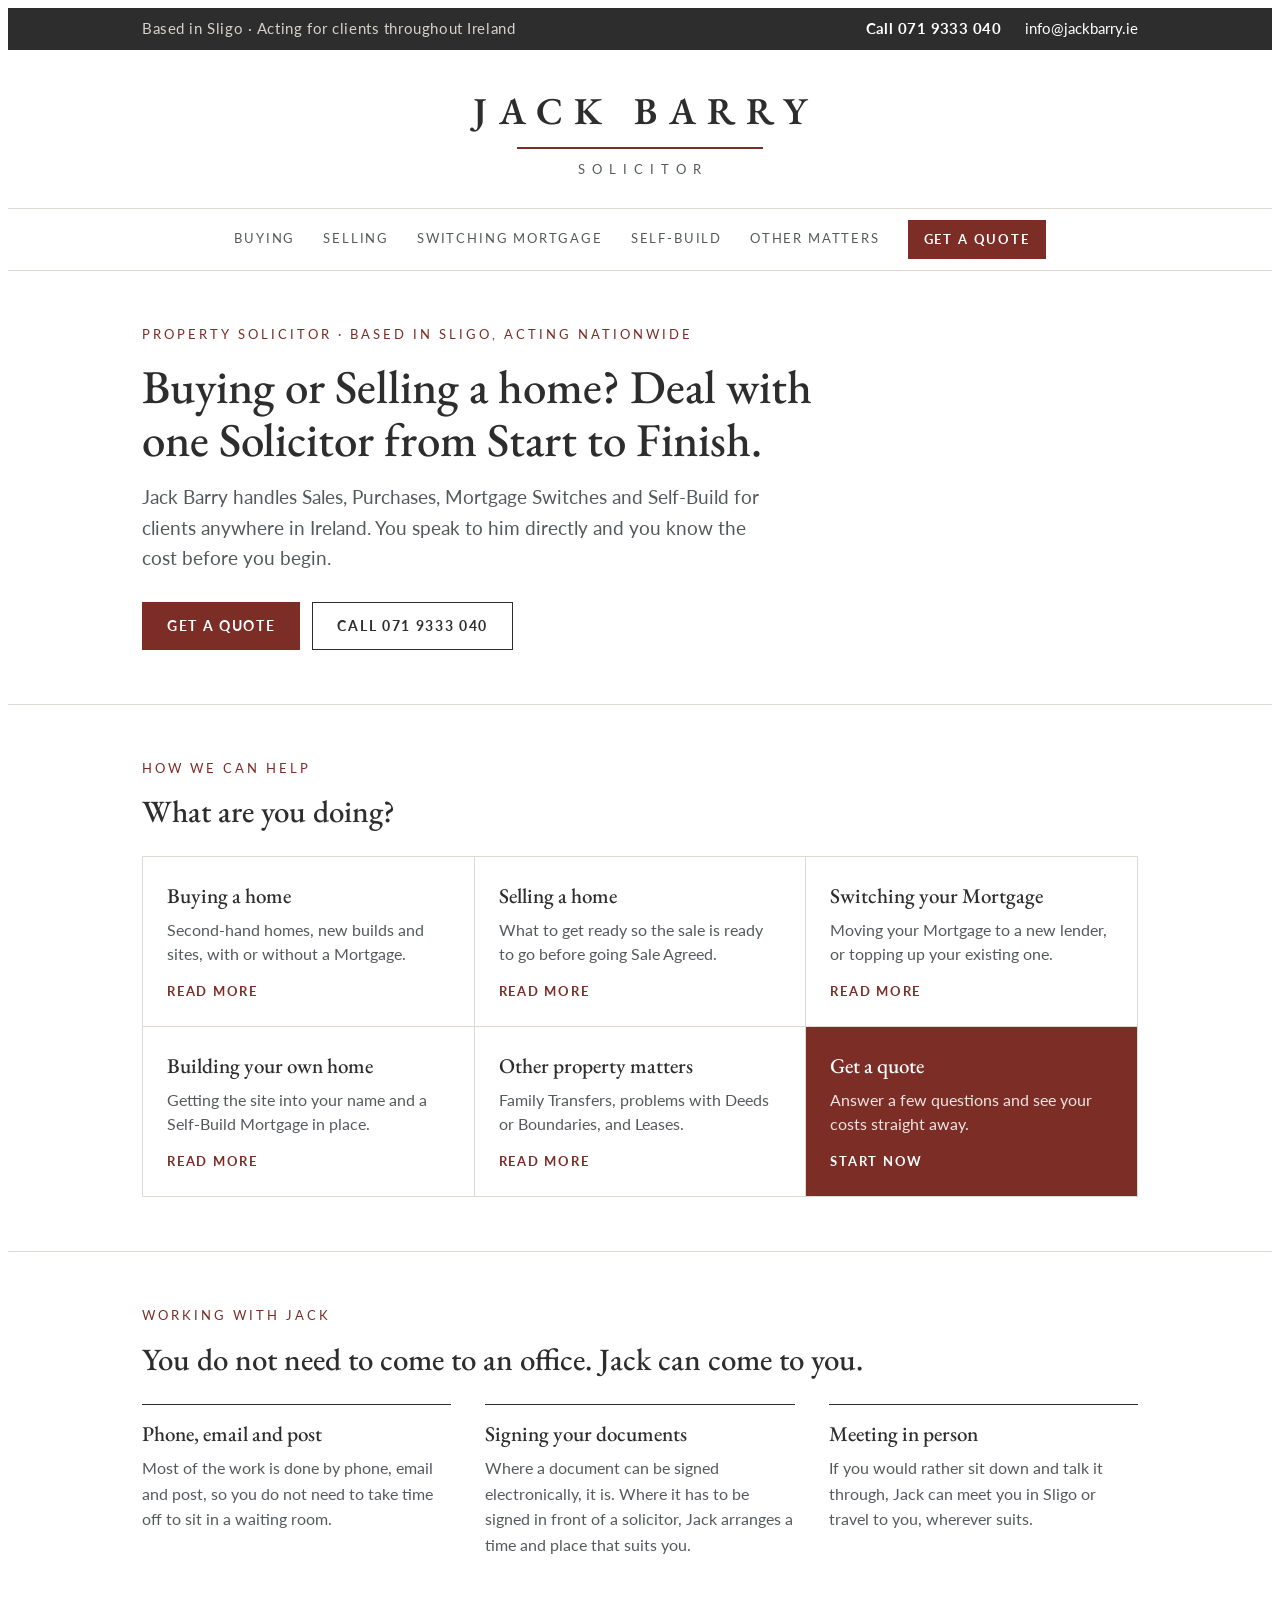
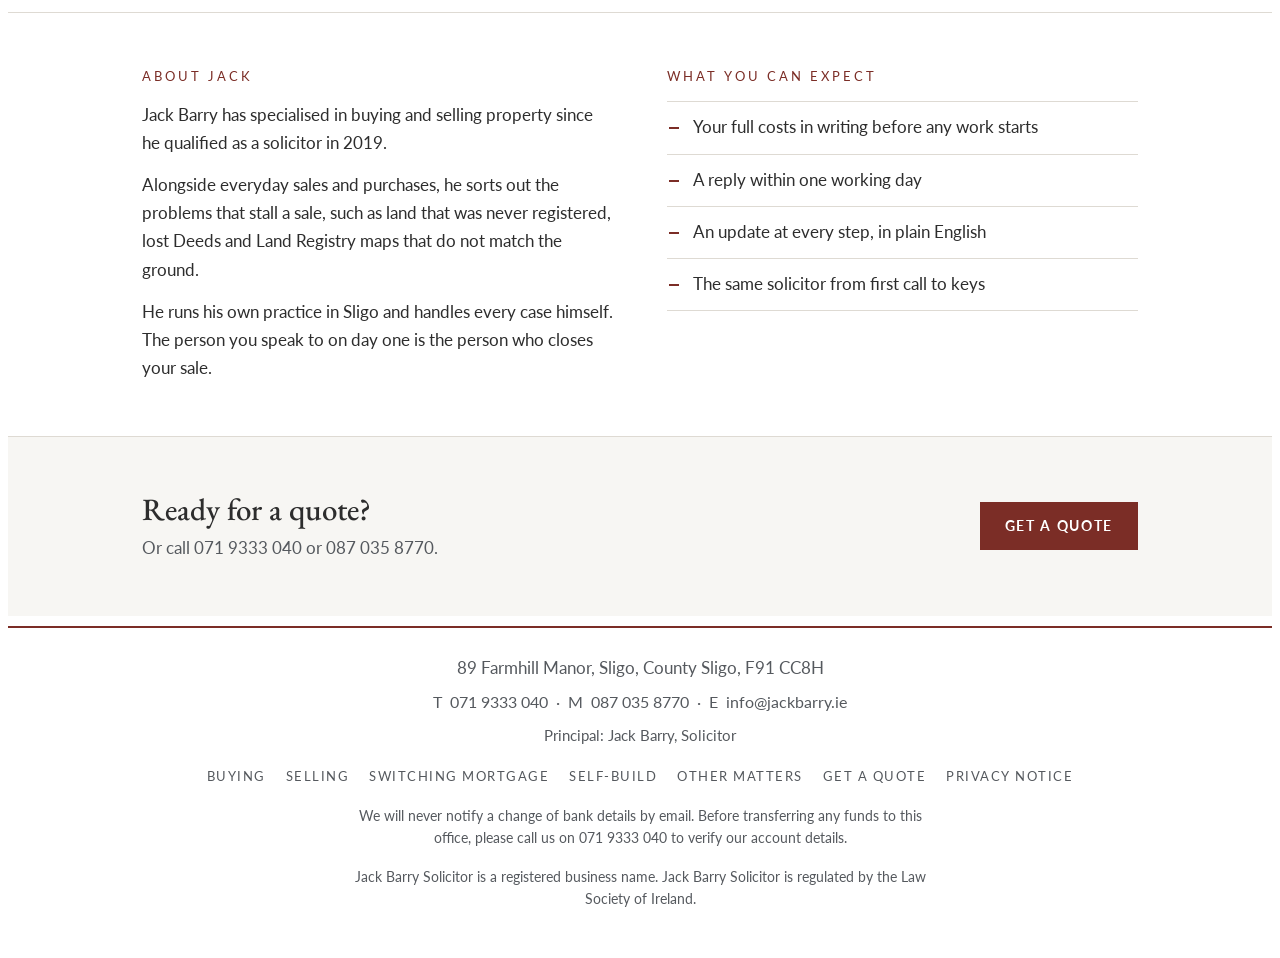
<file: index.html>
<!doctype html>
<html lang="en-IE">
<head>
<meta charset="utf-8">
<meta name="viewport" content="width=device-width, initial-scale=1, viewport-fit=cover">
<title>Jack Barry Solicitor | Residential Conveyancing, Sligo and nationwide</title>
<meta name="description" content="Buying or Selling a home? Deal with one Solicitor from Start to Finish. Jack Barry handles Sales, Purchases, Mortgage Switches and Self-Build for clients anywhere in Ireland.">
<link rel="canonical" href="https://www.jackbarry.ie/">
<meta property="og:title" content="Jack Barry Solicitor | Residential Conveyancing, Sligo and nationwide">
<meta property="og:description" content="Buying or Selling a home? Deal with one Solicitor from Start to Finish. Jack Barry handles Sales, Purchases, Mortgage Switches and Self-Build for clients anywhere in Ireland.">
<meta property="og:type" content="website">
<meta property="og:url" content="https://www.jackbarry.ie/">
<meta property="og:image" content="https://www.jackbarry.ie/og-image.png">
<link rel="preconnect" href="https://fonts.googleapis.com">
<link rel="preconnect" href="https://fonts.gstatic.com" crossorigin>
<link rel="stylesheet" href="https://fonts.googleapis.com/css2?family=EB+Garamond:wght@400;500;600&family=Lato:wght@400;700&display=swap">
<link rel="stylesheet" href="/assets/style.css">
</head>
<body>
<a class="skip" href="#main">Skip to the page</a>
<header>
  <div class="topbar"><div class="wrap">
    <span class="where">Based in Sligo · Acting for clients throughout Ireland</span>
    <span class="reach"><a class="tel" href="tel:+353719333040">Call 071 9333 040</a><a class="mail" href="mailto:info@jackbarry.ie">info@jackbarry.ie</a></span>
  </div></div>
  <div class="wrap mast">
    <a href="/" aria-label="Jack Barry Solicitor, home">
      <span class="name">JACK BARRY</span><span class="rule"></span><span class="role">SOLICITOR</span>
    </a>
  </div>
  <nav aria-label="Main" id="nav">
    <div class="wrap">
      <button type="button" class="menubtn" id="menubtn" aria-expanded="false" aria-controls="navlinks">Menu</button>
      <div class="links" id="navlinks"><a href="/buying/">Buying</a><a href="/selling/">Selling</a><a href="/switching/">Switching Mortgage</a><a href="/self-build/">Self-Build</a><a href="/other/">Other matters</a></div>
      <a href="/quote/" class="cta">Get a quote</a>
    </div>
  </nav>
</header>
<main id="main">
<section><div class="wrap"><div style="max-width:46rem">
<p class="eyebrow">Property solicitor · Based in Sligo, acting nationwide</p>
<h1>Buying or Selling a home? Deal with one Solicitor from Start to Finish.</h1>
<p class="lede">Jack Barry handles Sales, Purchases, Mortgage Switches and Self-Build for clients anywhere in Ireland. You speak to him directly and you know the cost before you begin.</p>
<div class="btns"><a class="btn" href="/quote/">Get a quote</a><a class="btn ghost" href="tel:+353719333040">Call 071 9333 040</a></div>
</div></div></section>
<section><div class="wrap"><div class="sec-head"><p class="eyebrow">How we can help</p><h2>What are you doing?</h2></div><div class="tiles"><a class="tile" href="/buying/"><h3>Buying a home</h3><p>Second-hand homes, new builds and sites, with or without a Mortgage.</p><span class="more">Read more</span></a><a class="tile" href="/selling/"><h3>Selling a home</h3><p>What to get ready so the sale is ready to go before going Sale Agreed.</p><span class="more">Read more</span></a><a class="tile" href="/switching/"><h3>Switching your Mortgage</h3><p>Moving your Mortgage to a new lender, or topping up your existing one.</p><span class="more">Read more</span></a><a class="tile" href="/self-build/"><h3>Building your own home</h3><p>Getting the site into your name and a Self-Build Mortgage in place.</p><span class="more">Read more</span></a><a class="tile" href="/other/"><h3>Other property matters</h3><p>Family Transfers, problems with Deeds or Boundaries, and Leases.</p><span class="more">Read more</span></a><a class="tile dark" href="/quote/"><h3>Get a quote</h3><p>Answer a few questions and see your costs straight away.</p><span class="more">Start now</span></a></div></div></section>
<section><div class="wrap"><div class="sec-head"><p class="eyebrow">Working with Jack</p><h2>You do not need to come to an office. Jack can come to you.</h2></div><ul class="cols3">
<li><h3>Phone, email and post</h3><p>Most of the work is done by phone, email and post, so you do not need to take time off to sit in a waiting room.</p></li>
<li><h3>Signing your documents</h3><p>Where a document can be signed electronically, it is. Where it has to be signed in front of a solicitor, Jack arranges a time and place that suits you.</p></li>
<li><h3>Meeting in person</h3><p>If you would rather sit down and talk it through, Jack can meet you in Sligo or travel to you, wherever suits.</p></li>
</ul></div></section>
<section><div class="wrap two"><div class="about"><p class="eyebrow">About Jack</p>
<p>Jack Barry has specialised in buying and selling property since he qualified as a solicitor in 2019.</p>
<p>Alongside everyday sales and purchases, he sorts out the problems that stall a sale, such as land that was never registered, lost Deeds and Land Registry maps that do not match the ground.</p>
<p>He runs his own practice in Sligo and handles every case himself. The person you speak to on day one is the person who closes your sale.</p></div>
<div><p class="eyebrow">What you can expect</p><ul class="checks">
<li>Your full costs in writing before any work starts</li>
<li>A reply within one working day</li>
<li>An update at every step, in plain English</li>
<li>The same solicitor from first call to keys</li></ul></div></div></section>
<section class="band"><div class="wrap"><div><h2>Ready for a quote?</h2><p>Or call 071 9333 040 or 087 035 8770.</p></div><a class="btn" href="/quote/">Get a quote</a></div></section>
</main>
<footer>
  <div class="wrap">
    <p class="addr">89 Farmhill Manor, Sligo, County Sligo, F91 CC8H</p>
    <p class="tew"><span>T&nbsp; 071 9333 040</span> &nbsp;·&nbsp; <span>M&nbsp; 087 035 8770</span> &nbsp;·&nbsp; <span>E&nbsp; info@jackbarry.ie</span></p>
    <p class="principal">Principal: Jack Barry, Solicitor</p>
    <div class="flinks"><a href="/buying/">Buying</a><a href="/selling/">Selling</a><a href="/switching/">Switching Mortgage</a><a href="/self-build/">Self-Build</a><a href="/other/">Other matters</a><a href="/quote/">Get a quote</a><a href="/privacy/">Privacy notice</a></div>
    <p class="fine">We will never notify a change of bank details by email. Before transferring any funds to this office, please call us on 071&nbsp;9333&nbsp;040 to verify our account details.</p>
    <p class="fine">Jack Barry Solicitor is a registered business name. Jack Barry Solicitor is regulated by the Law Society of Ireland.</p>
  </div>
</footer>
<script src="/assets/site.js" defer></script>
</body>
</html>
</file>
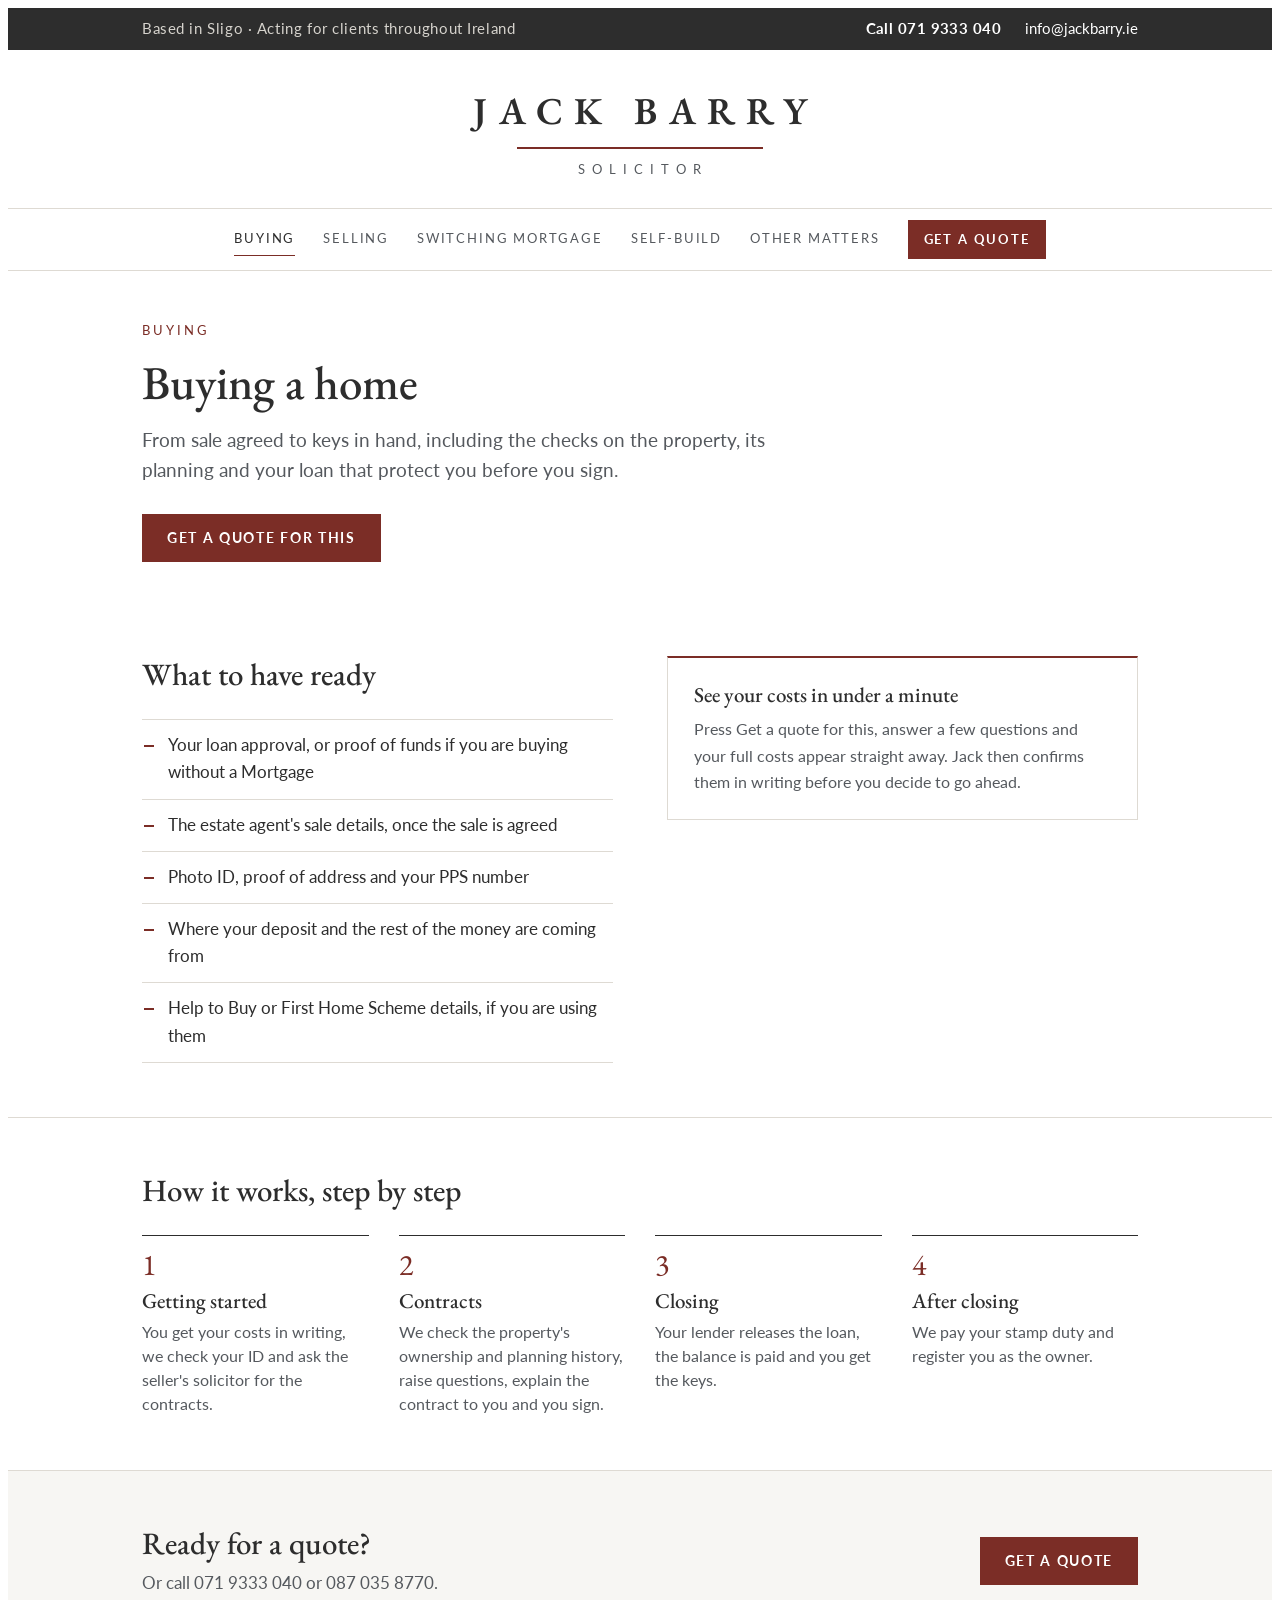
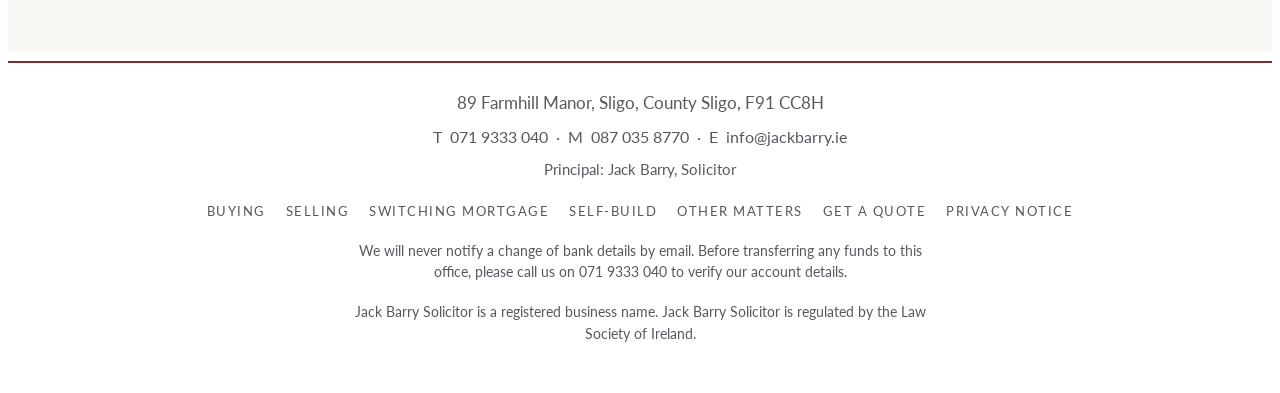
<file: buying/index.html>
<!doctype html>
<html lang="en-IE">
<head>
<meta charset="utf-8">
<meta name="viewport" content="width=device-width, initial-scale=1, viewport-fit=cover">
<title>Buying a home | Jack Barry Solicitor</title>
<meta name="description" content="Buying a home in Ireland: Jack Barry, Solicitor, handles the whole purchase, from sale agreed to keys in hand.">
<link rel="canonical" href="https://www.jackbarry.ie/buying/">
<link rel="preconnect" href="https://fonts.googleapis.com">
<link rel="preconnect" href="https://fonts.gstatic.com" crossorigin>
<link rel="stylesheet" href="https://fonts.googleapis.com/css2?family=EB+Garamond:wght@400;500;600&family=Lato:wght@400;700&display=swap">
<link rel="stylesheet" href="/assets/style.css">
</head>
<body>
<a class="skip" href="#main">Skip to the page</a>
<header>
  <div class="topbar"><div class="wrap">
    <span class="where">Based in Sligo · Acting for clients throughout Ireland</span>
    <span class="reach"><a class="tel" href="tel:+353719333040">Call 071 9333 040</a><a class="mail" href="mailto:info@jackbarry.ie">info@jackbarry.ie</a></span>
  </div></div>
  <div class="wrap mast">
    <a href="/" aria-label="Jack Barry Solicitor, home">
      <span class="name">JACK BARRY</span><span class="rule"></span><span class="role">SOLICITOR</span>
    </a>
  </div>
  <nav aria-label="Main" id="nav">
    <div class="wrap">
      <button type="button" class="menubtn" id="menubtn" aria-expanded="false" aria-controls="navlinks">Menu</button>
      <div class="links" id="navlinks"><a href="/buying/" aria-current="page">Buying</a><a href="/selling/">Selling</a><a href="/switching/">Switching Mortgage</a><a href="/self-build/">Self-Build</a><a href="/other/">Other matters</a></div>
      <a href="/quote/" class="cta">Get a quote</a>
    </div>
  </nav>
</header>
<main id="main">
<div class="wrap svc-top"><p class="eyebrow">Buying</p><h1>Buying a home</h1><p class="lede">From sale agreed to keys in hand, including the checks on the property, its planning and your loan that protect you before you sign.</p>
<div class="btns"><a class="btn" href="/quote/?type=purchase">Get a quote for this</a></div></div>
<section><div class="wrap two"><div><div class="sec-head"><h2>What to have ready</h2></div><ul class="checks"><li>Your loan approval, or proof of funds if you are buying without a Mortgage</li><li>The estate agent&#x27;s sale details, once the sale is agreed</li><li>Photo ID, proof of address and your PPS number</li><li>Where your deposit and the rest of the money are coming from</li><li>Help to Buy or First Home Scheme details, if you are using them</li></ul></div>
<div><div class="fees"><h3>See your costs in under a minute</h3><p>Press Get a quote for this, answer a few questions and your full costs appear straight away. Jack then confirms them in writing before you decide to go ahead.</p></div></div></div></section>
<section><div class="wrap"><div class="sec-head"><h2>How it works, step by step</h2></div><ol class="stages"><li><span class="n">1</span><h3>Getting started</h3><p>You get your costs in writing, we check your ID and ask the seller&#x27;s solicitor for the contracts.</p></li><li><span class="n">2</span><h3>Contracts</h3><p>We check the property&#x27;s ownership and planning history, raise questions, explain the contract to you and you sign.</p></li><li><span class="n">3</span><h3>Closing</h3><p>Your lender releases the loan, the balance is paid and you get the keys.</p></li><li><span class="n">4</span><h3>After closing</h3><p>We pay your stamp duty and register you as the owner.</p></li></ol></div></section>
<section class="band"><div class="wrap"><div><h2>Ready for a quote?</h2><p>Or call 071 9333 040 or 087 035 8770.</p></div><a class="btn" href="/quote/?type=purchase">Get a quote</a></div></section>
</main>
<footer>
  <div class="wrap">
    <p class="addr">89 Farmhill Manor, Sligo, County Sligo, F91 CC8H</p>
    <p class="tew"><span>T&nbsp; 071 9333 040</span> &nbsp;·&nbsp; <span>M&nbsp; 087 035 8770</span> &nbsp;·&nbsp; <span>E&nbsp; info@jackbarry.ie</span></p>
    <p class="principal">Principal: Jack Barry, Solicitor</p>
    <div class="flinks"><a href="/buying/">Buying</a><a href="/selling/">Selling</a><a href="/switching/">Switching Mortgage</a><a href="/self-build/">Self-Build</a><a href="/other/">Other matters</a><a href="/quote/">Get a quote</a><a href="/privacy/">Privacy notice</a></div>
    <p class="fine">We will never notify a change of bank details by email. Before transferring any funds to this office, please call us on 071&nbsp;9333&nbsp;040 to verify our account details.</p>
    <p class="fine">Jack Barry Solicitor is a registered business name. Jack Barry Solicitor is regulated by the Law Society of Ireland.</p>
  </div>
</footer>
<script src="/assets/site.js" defer></script>
</body>
</html>
</file>
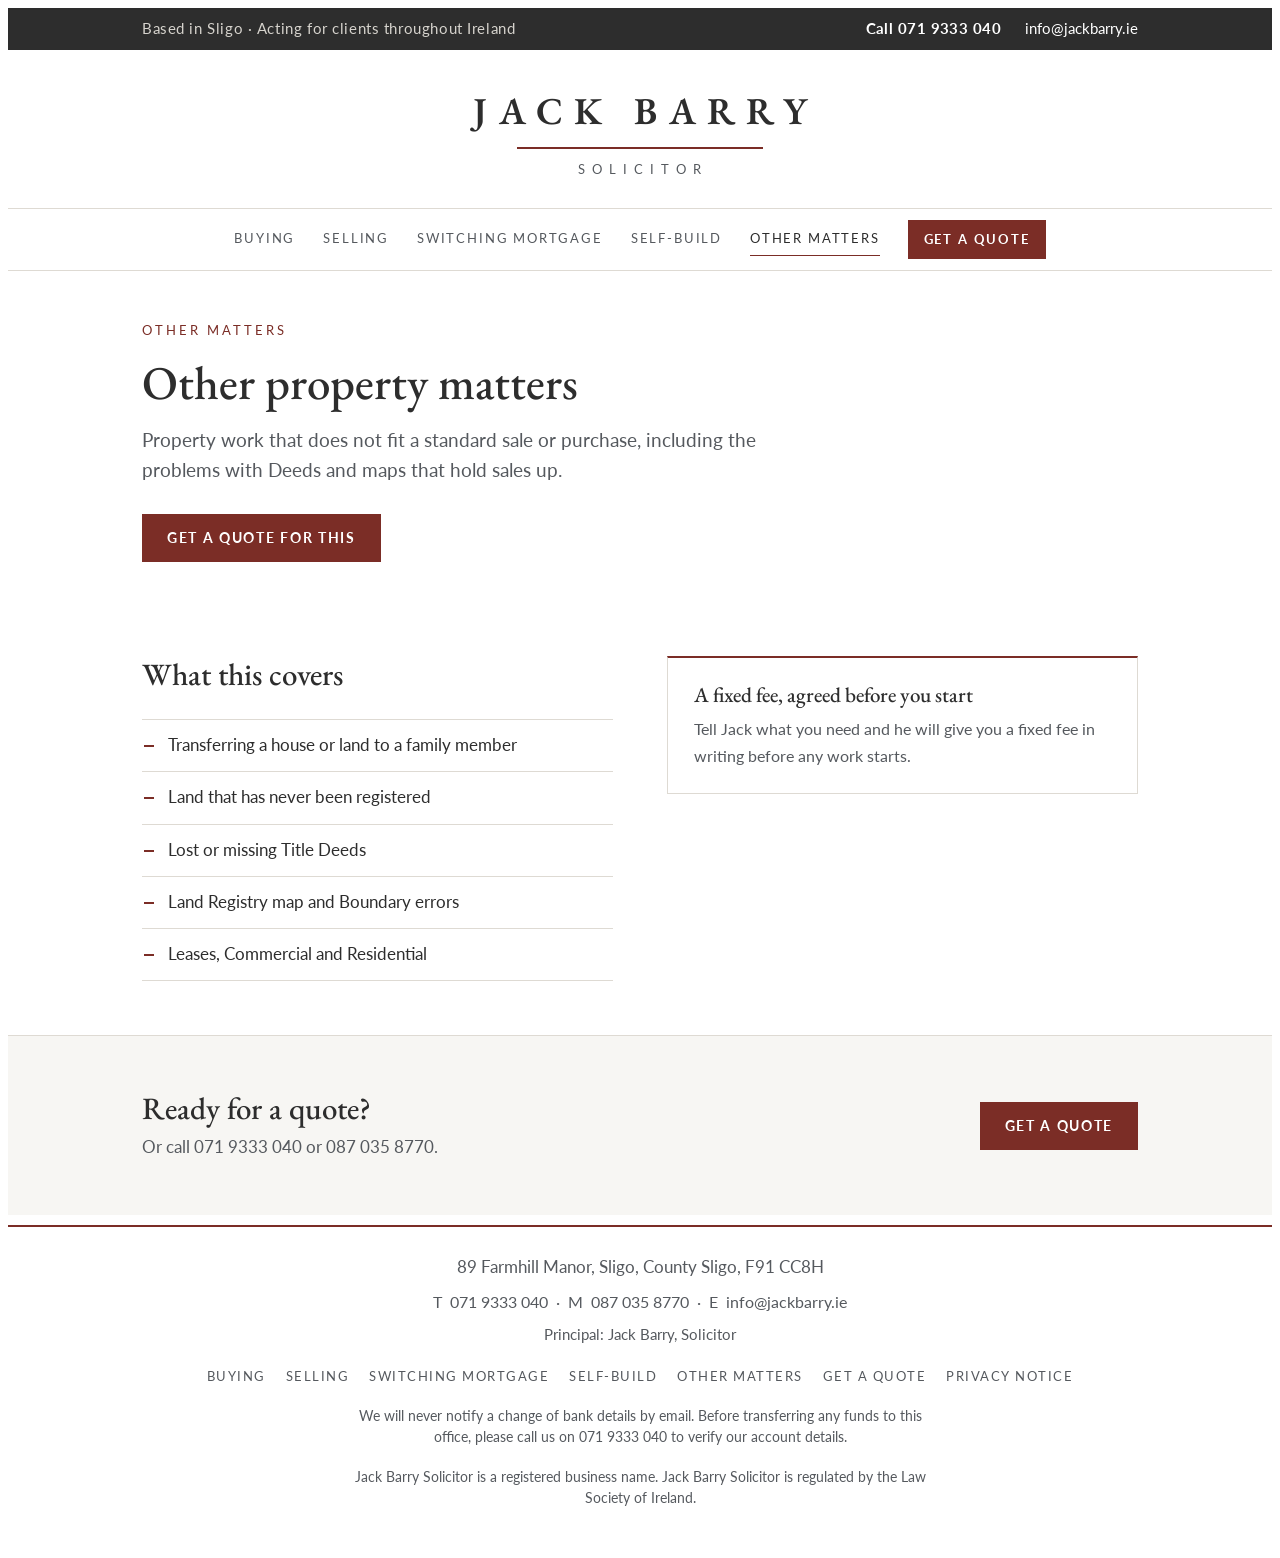
<file: other/index.html>
<!doctype html>
<html lang="en-IE">
<head>
<meta charset="utf-8">
<meta name="viewport" content="width=device-width, initial-scale=1, viewport-fit=cover">
<title>Other property matters | Jack Barry Solicitor</title>
<meta name="description" content="Family Transfers, problems with Deeds or Boundaries, and Leases: Jack Barry, Solicitor, gives a fixed fee in writing before any work starts.">
<link rel="canonical" href="https://www.jackbarry.ie/other/">
<link rel="preconnect" href="https://fonts.googleapis.com">
<link rel="preconnect" href="https://fonts.gstatic.com" crossorigin>
<link rel="stylesheet" href="https://fonts.googleapis.com/css2?family=EB+Garamond:wght@400;500;600&family=Lato:wght@400;700&display=swap">
<link rel="stylesheet" href="/assets/style.css">
</head>
<body>
<a class="skip" href="#main">Skip to the page</a>
<header>
  <div class="topbar"><div class="wrap">
    <span class="where">Based in Sligo · Acting for clients throughout Ireland</span>
    <span class="reach"><a class="tel" href="tel:+353719333040">Call 071 9333 040</a><a class="mail" href="mailto:info@jackbarry.ie">info@jackbarry.ie</a></span>
  </div></div>
  <div class="wrap mast">
    <a href="/" aria-label="Jack Barry Solicitor, home">
      <span class="name">JACK BARRY</span><span class="rule"></span><span class="role">SOLICITOR</span>
    </a>
  </div>
  <nav aria-label="Main" id="nav">
    <div class="wrap">
      <button type="button" class="menubtn" id="menubtn" aria-expanded="false" aria-controls="navlinks">Menu</button>
      <div class="links" id="navlinks"><a href="/buying/">Buying</a><a href="/selling/">Selling</a><a href="/switching/">Switching Mortgage</a><a href="/self-build/">Self-Build</a><a href="/other/" aria-current="page">Other matters</a></div>
      <a href="/quote/" class="cta">Get a quote</a>
    </div>
  </nav>
</header>
<main id="main">
<div class="wrap svc-top"><p class="eyebrow">Other matters</p><h1>Other property matters</h1><p class="lede">Property work that does not fit a standard sale or purchase, including the problems with Deeds and maps that hold sales up.</p>
<div class="btns"><a class="btn" href="/quote/?type=other">Get a quote for this</a></div></div>
<section><div class="wrap two"><div><div class="sec-head"><h2>What this covers</h2></div><ul class="checks"><li>Transferring a house or land to a family member</li><li>Land that has never been registered</li><li>Lost or missing Title Deeds</li><li>Land Registry map and Boundary errors</li><li>Leases, Commercial and Residential</li></ul></div>
<div><div class="fees"><h3>A fixed fee, agreed before you start</h3><p>Tell Jack what you need and he will give you a fixed fee in writing before any work starts.</p></div></div></div></section>
<section class="band"><div class="wrap"><div><h2>Ready for a quote?</h2><p>Or call 071 9333 040 or 087 035 8770.</p></div><a class="btn" href="/quote/?type=other">Get a quote</a></div></section>
</main>
<footer>
  <div class="wrap">
    <p class="addr">89 Farmhill Manor, Sligo, County Sligo, F91 CC8H</p>
    <p class="tew"><span>T&nbsp; 071 9333 040</span> &nbsp;·&nbsp; <span>M&nbsp; 087 035 8770</span> &nbsp;·&nbsp; <span>E&nbsp; info@jackbarry.ie</span></p>
    <p class="principal">Principal: Jack Barry, Solicitor</p>
    <div class="flinks"><a href="/buying/">Buying</a><a href="/selling/">Selling</a><a href="/switching/">Switching Mortgage</a><a href="/self-build/">Self-Build</a><a href="/other/">Other matters</a><a href="/quote/">Get a quote</a><a href="/privacy/">Privacy notice</a></div>
    <p class="fine">We will never notify a change of bank details by email. Before transferring any funds to this office, please call us on 071&nbsp;9333&nbsp;040 to verify our account details.</p>
    <p class="fine">Jack Barry Solicitor is a registered business name. Jack Barry Solicitor is regulated by the Law Society of Ireland.</p>
  </div>
</footer>
<script src="/assets/site.js" defer></script>
</body>
</html>
</file>
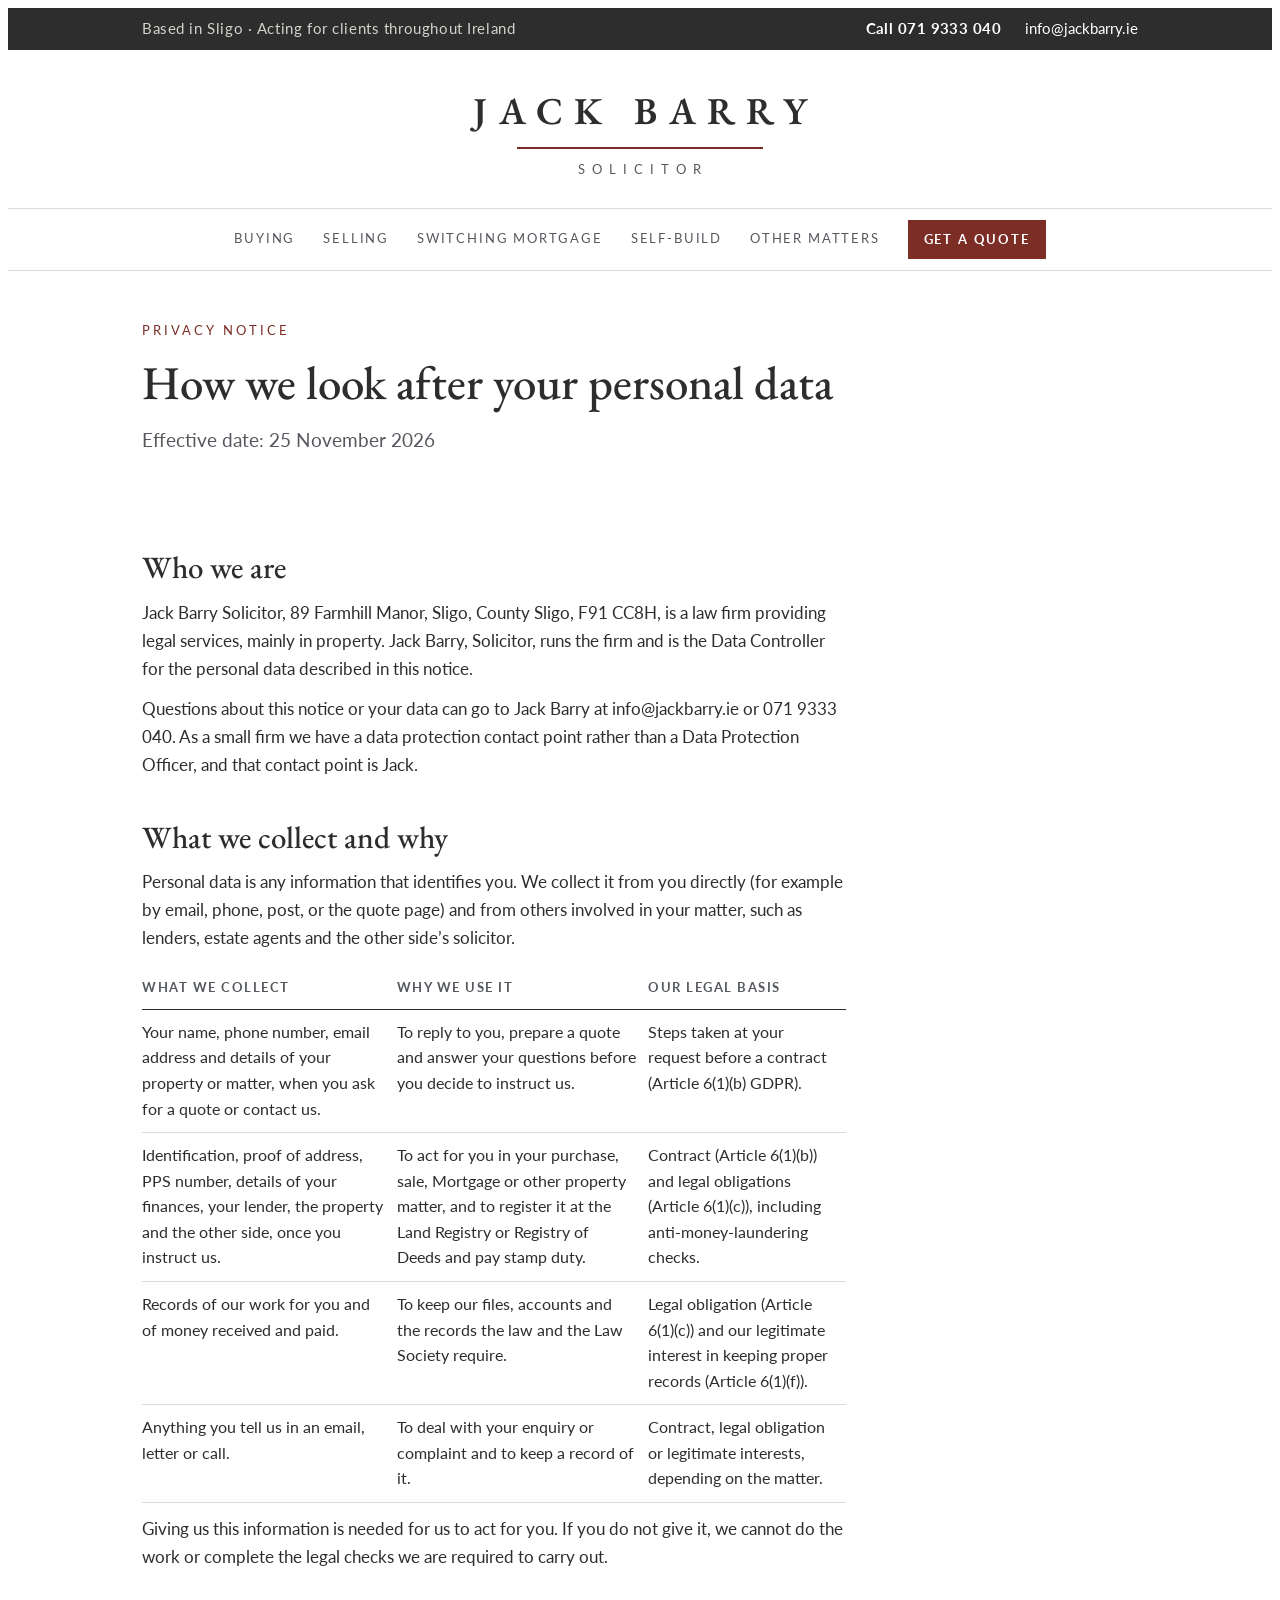
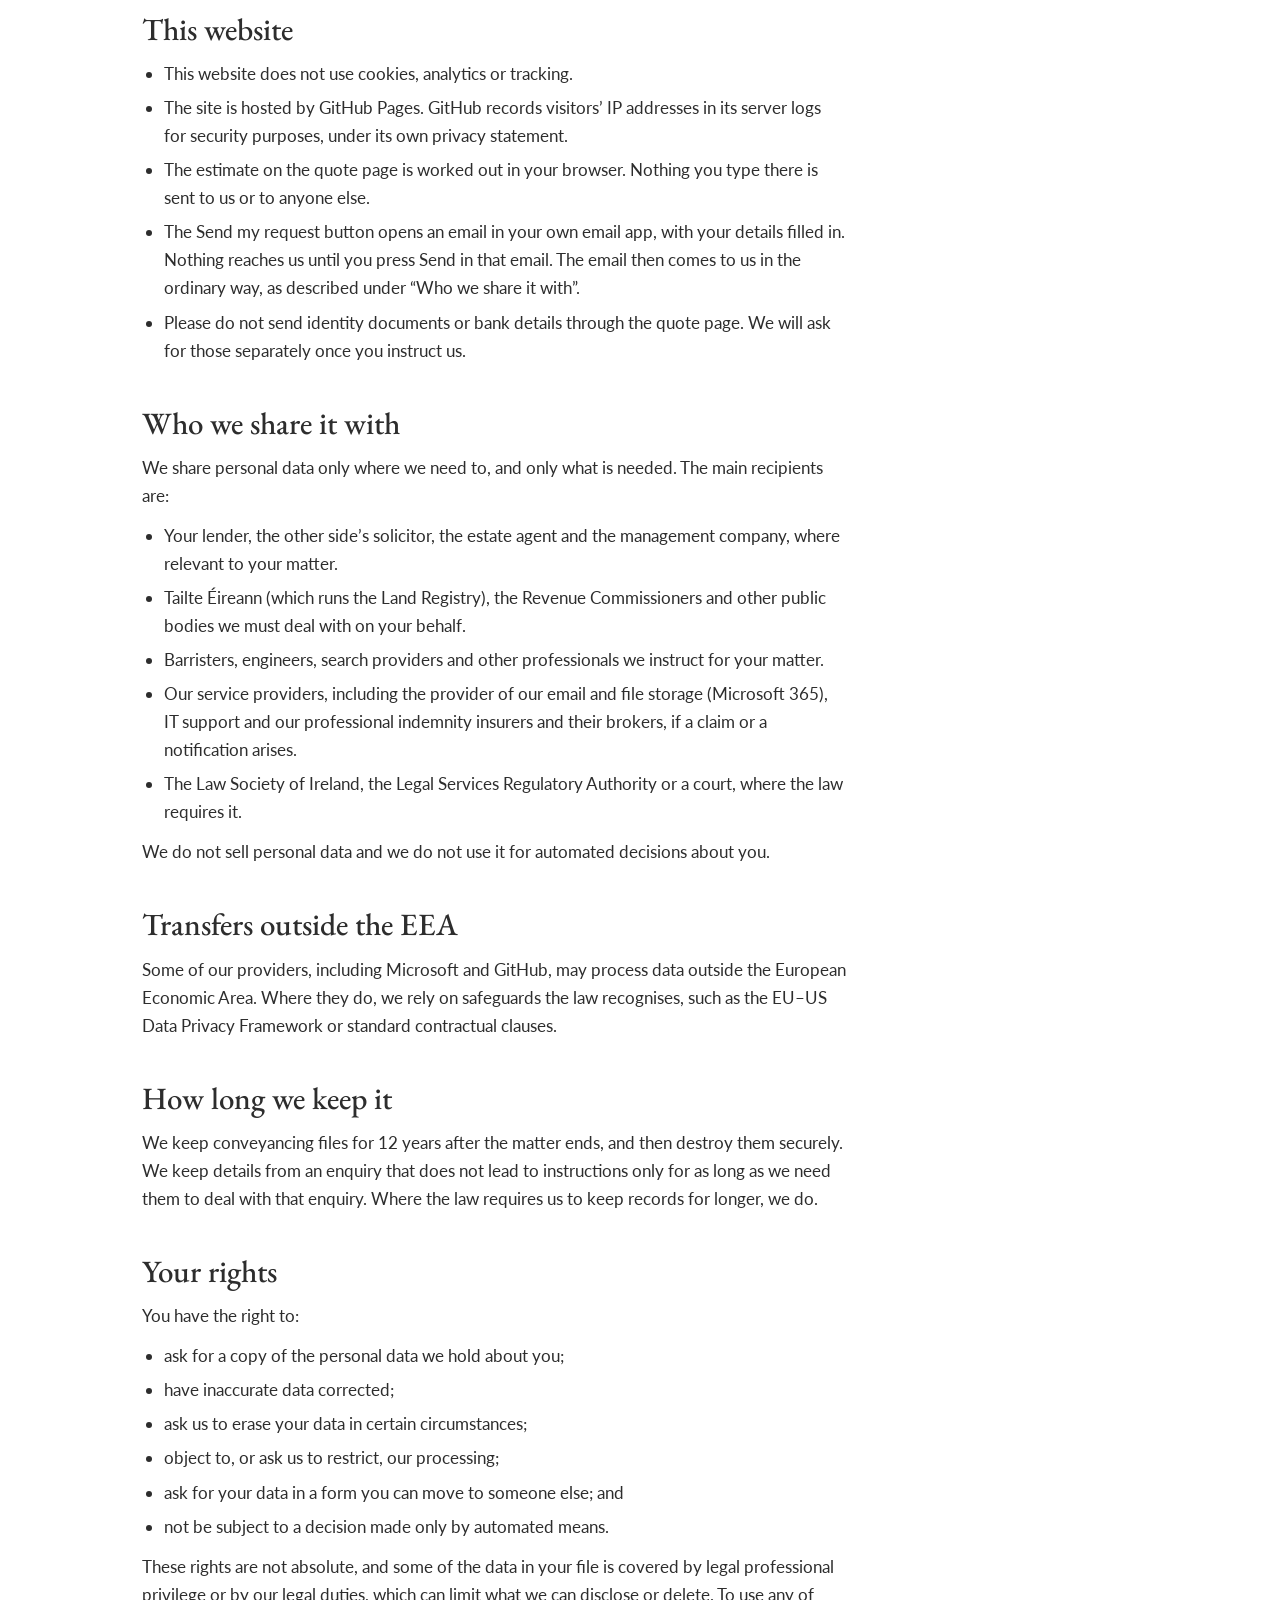
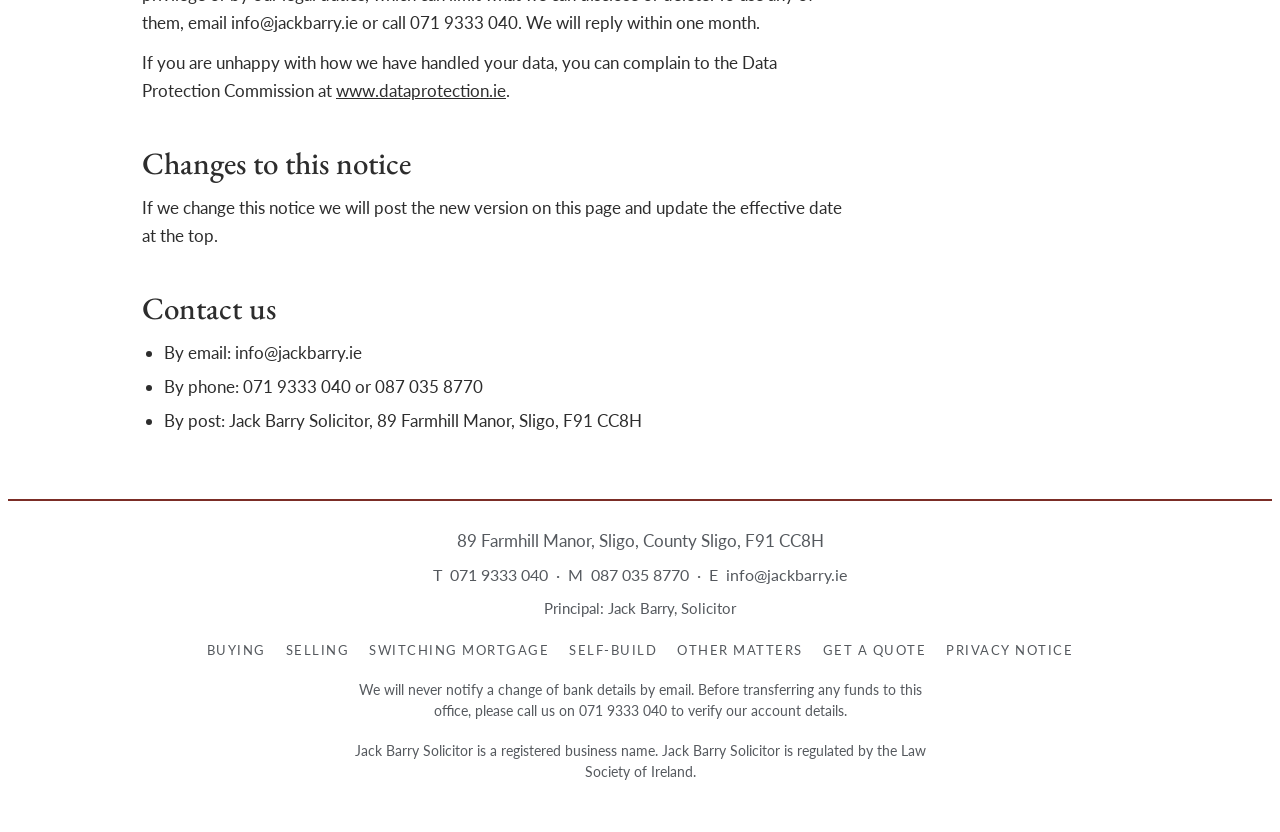
<file: privacy/index.html>
<!doctype html>
<html lang="en-IE">
<head>
<meta charset="utf-8">
<meta name="viewport" content="width=device-width, initial-scale=1, viewport-fit=cover">
<title>Privacy notice | Jack Barry Solicitor</title>
<meta name="description" content="How Jack Barry Solicitor collects, uses and protects personal data, including through this website and the quote page.">
<link rel="canonical" href="https://www.jackbarry.ie/privacy/">
<link rel="icon" href="/favicon.ico" sizes="any">
<link rel="icon" type="image/png" sizes="192x192" href="/favicon-192.png">
<link rel="apple-touch-icon" href="/apple-touch-icon.png">
<link rel="preconnect" href="https://fonts.googleapis.com">
<link rel="preconnect" href="https://fonts.gstatic.com" crossorigin>
<link rel="stylesheet" href="https://fonts.googleapis.com/css2?family=EB+Garamond:wght@400;500;600&family=Lato:wght@400;700&display=swap">
<link rel="stylesheet" href="/assets/style.css">
</head>
<body>
<a class="skip" href="#main">Skip to the page</a>
<header>
  <div class="topbar"><div class="wrap">
    <span class="where">Based in Sligo · Acting for clients throughout Ireland</span>
    <span class="reach"><a class="tel" href="tel:+353719333040">Call 071 9333 040</a><a class="mail" href="mailto:info@jackbarry.ie">info@jackbarry.ie</a></span>
  </div></div>
  <div class="wrap mast">
    <a href="/" aria-label="Jack Barry Solicitor, home">
      <span class="name">JACK BARRY</span><span class="rule"></span><span class="role">SOLICITOR</span>
    </a>
  </div>
  <nav aria-label="Main" id="nav">
    <div class="wrap">
      <button type="button" class="menubtn" id="menubtn" aria-expanded="false" aria-controls="navlinks">Menu</button>
      <div class="links" id="navlinks"><a href="/buying/">Buying</a><a href="/selling/">Selling</a><a href="/switching/">Switching Mortgage</a><a href="/self-build/">Self-Build</a><a href="/other/">Other matters</a></div>
      <a href="/quote/" class="cta">Get a quote</a>
    </div>
  </nav>
</header>
<main id="main">
<div class="wrap svc-top"><p class="eyebrow">Privacy notice</p><h1>How we look after your personal data</h1><p class="lede meta">Effective date: 25 November 2026</p></div>
<section><div class="wrap"><div class="prose">
<h2>Who we are</h2>
<p>Jack Barry Solicitor, 89 Farmhill Manor, Sligo, County Sligo, F91 CC8H, is a law firm providing legal services, mainly in property. Jack Barry, Solicitor, runs the firm and is the Data Controller for the personal data described in this notice.</p>
<p>Questions about this notice or your data can go to Jack Barry at info@jackbarry.ie or 071 9333 040. As a small firm we have a data protection contact point rather than a Data Protection Officer, and that contact point is Jack.</p>
<h2>What we collect and why</h2>
<p>Personal data is any information that identifies you. We collect it from you directly (for example by email, phone, post, or the quote page) and from others involved in your matter, such as lenders, estate agents and the other side’s solicitor.</p>
<div class="tbl"><table><thead><tr><th scope="col">What we collect</th><th scope="col">Why we use it</th><th scope="col">Our legal basis</th></tr></thead><tbody><tr><td>Your name, phone number, email address and details of your property or matter, when you ask for a quote or contact us.</td><td>To reply to you, prepare a quote and answer your questions before you decide to instruct us.</td><td>Steps taken at your request before a contract (Article 6(1)(b) GDPR).</td></tr><tr><td>Identification, proof of address, PPS number, details of your finances, your lender, the property and the other side, once you instruct us.</td><td>To act for you in your purchase, sale, Mortgage or other property matter, and to register it at the Land Registry or Registry of Deeds and pay stamp duty.</td><td>Contract (Article 6(1)(b)) and legal obligations (Article 6(1)(c)), including anti-money-laundering checks.</td></tr><tr><td>Records of our work for you and of money received and paid.</td><td>To keep our files, accounts and the records the law and the Law Society require.</td><td>Legal obligation (Article 6(1)(c)) and our legitimate interest in keeping proper records (Article 6(1)(f)).</td></tr><tr><td>Anything you tell us in an email, letter or call.</td><td>To deal with your enquiry or complaint and to keep a record of it.</td><td>Contract, legal obligation or legitimate interests, depending on the matter.</td></tr></tbody></table></div>
<p>Giving us this information is needed for us to act for you. If you do not give it, we cannot do the work or complete the legal checks we are required to carry out.</p>
<h2>This website</h2>
<ul>
<li>This website does not use cookies, analytics or tracking.</li>
<li>The site is hosted by GitHub Pages. GitHub records visitors’ IP addresses in its server logs for security purposes, under its own privacy statement.</li>
<li>The estimate on the quote page is worked out in your browser. Nothing you type there is sent to us or to anyone else.</li>
<li>The Send my request button opens an email in your own email app, with your details filled in. Nothing reaches us until you press Send in that email. The email then comes to us in the ordinary way, as described under “Who we share it with”.</li>
<li>Please do not send identity documents or bank details through the quote page. We will ask for those separately once you instruct us.</li>
</ul>
<h2>Who we share it with</h2>
<p>We share personal data only where we need to, and only what is needed. The main recipients are:</p>
<ul>
<li>Your lender, the other side’s solicitor, the estate agent and the management company, where relevant to your matter.</li>
<li>Tailte Éireann (which runs the Land Registry), the Revenue Commissioners and other public bodies we must deal with on your behalf.</li>
<li>Barristers, engineers, search providers and other professionals we instruct for your matter.</li>
<li>Our service providers, including the provider of our email and file storage (Microsoft 365), IT support and our professional indemnity insurers and their brokers, if a claim or a notification arises.</li>
<li>The Law Society of Ireland, the Legal Services Regulatory Authority or a court, where the law requires it.</li>
</ul>
<p>We do not sell personal data and we do not use it for automated decisions about you.</p>
<h2>Transfers outside the EEA</h2>
<p>Some of our providers, including Microsoft and GitHub, may process data outside the European Economic Area. Where they do, we rely on safeguards the law recognises, such as the EU–US Data Privacy Framework or standard contractual clauses.</p>
<h2>How long we keep it</h2>
<p>We keep conveyancing files for 12 years after the matter ends, and then destroy them securely. We keep details from an enquiry that does not lead to instructions only for as long as we need them to deal with that enquiry. Where the law requires us to keep records for longer, we do.</p>
<h2>Your rights</h2>
<p>You have the right to:</p>
<ul>
<li>ask for a copy of the personal data we hold about you;</li>
<li>have inaccurate data corrected;</li>
<li>ask us to erase your data in certain circumstances;</li>
<li>object to, or ask us to restrict, our processing;</li>
<li>ask for your data in a form you can move to someone else; and</li>
<li>not be subject to a decision made only by automated means.</li>
</ul>
<p>These rights are not absolute, and some of the data in your file is covered by legal professional privilege or by our legal duties, which can limit what we can disclose or delete. To use any of them, email info@jackbarry.ie or call 071 9333 040. We will reply within one month.</p>
<p>If you are unhappy with how we have handled your data, you can complain to the Data Protection Commission at <a href="https://www.dataprotection.ie">www.dataprotection.ie</a>.</p>
<h2>Changes to this notice</h2>
<p>If we change this notice we will post the new version on this page and update the effective date at the top.</p>
<h2>Contact us</h2>
<ul>
<li>By email: info@jackbarry.ie</li>
<li>By phone: 071 9333 040 or 087 035 8770</li>
<li>By post: Jack Barry Solicitor, 89 Farmhill Manor, Sligo, F91 CC8H</li>
</ul>
</div></div></section>
</main>
<footer>
  <div class="wrap">
    <p class="addr">89 Farmhill Manor, Sligo, County Sligo, F91 CC8H</p>
    <p class="tew"><span>T&nbsp; 071 9333 040</span> &nbsp;·&nbsp; <span>M&nbsp; 087 035 8770</span> &nbsp;·&nbsp; <span>E&nbsp; info@jackbarry.ie</span></p>
    <p class="principal">Principal: Jack Barry, Solicitor</p>
    <div class="flinks"><a href="/buying/">Buying</a><a href="/selling/">Selling</a><a href="/switching/">Switching Mortgage</a><a href="/self-build/">Self-Build</a><a href="/other/">Other matters</a><a href="/quote/">Get a quote</a><a href="/privacy/">Privacy notice</a></div>
    <p class="fine">We will never notify a change of bank details by email. Before transferring any funds to this office, please call us on 071&nbsp;9333&nbsp;040 to verify our account details.</p>
    <p class="fine">Jack Barry Solicitor is a registered business name. Jack Barry Solicitor is regulated by the Law Society of Ireland.</p>
  </div>
</footer>
<script src="/assets/site.js" defer></script>
</body>
</html>
</file>
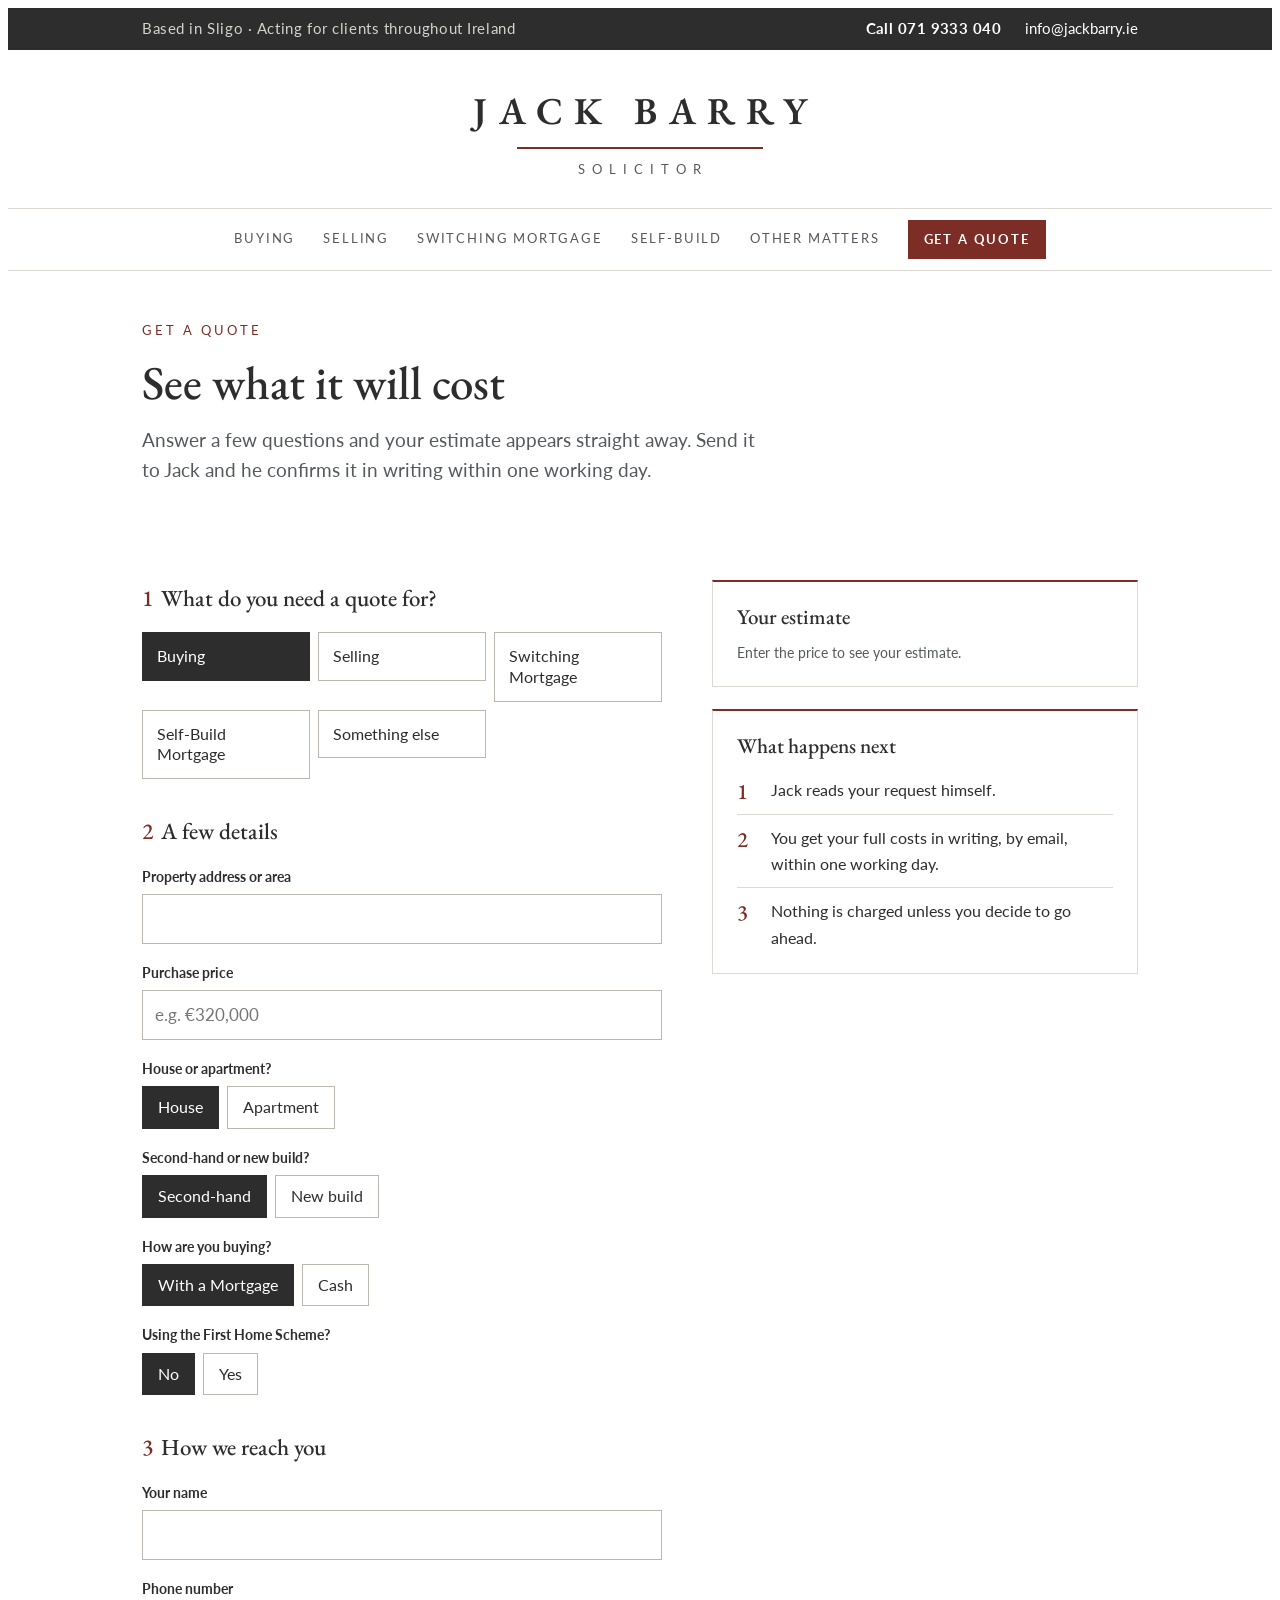
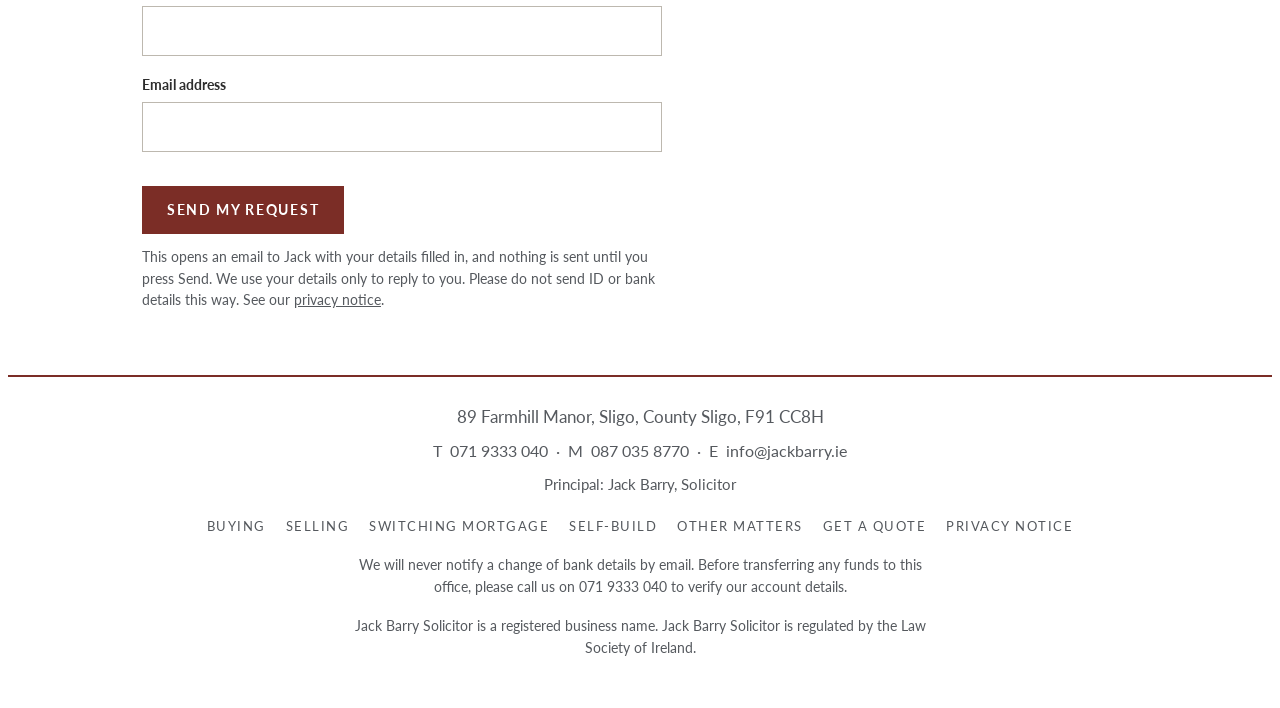
<file: quote/index.html>
<!doctype html>
<html lang="en-IE">
<head>
<meta charset="utf-8">
<meta name="viewport" content="width=device-width, initial-scale=1, viewport-fit=cover">
<title>Get a quote | Jack Barry Solicitor</title>
<meta name="description" content="See what your property legal costs will be. Answer a few questions and your estimate appears straight away.">
<link rel="canonical" href="https://www.jackbarry.ie/quote/">
<link rel="preconnect" href="https://fonts.googleapis.com">
<link rel="preconnect" href="https://fonts.gstatic.com" crossorigin>
<link rel="stylesheet" href="https://fonts.googleapis.com/css2?family=EB+Garamond:wght@400;500;600&family=Lato:wght@400;700&display=swap">
<link rel="stylesheet" href="/assets/style.css">
</head>
<body>
<a class="skip" href="#main">Skip to the page</a>
<header>
  <div class="topbar"><div class="wrap">
    <span class="where">Based in Sligo · Acting for clients throughout Ireland</span>
    <span class="reach"><a class="tel" href="tel:+353719333040">Call 071 9333 040</a><a class="mail" href="mailto:info@jackbarry.ie">info@jackbarry.ie</a></span>
  </div></div>
  <div class="wrap mast">
    <a href="/" aria-label="Jack Barry Solicitor, home">
      <span class="name">JACK BARRY</span><span class="rule"></span><span class="role">SOLICITOR</span>
    </a>
  </div>
  <nav aria-label="Main" id="nav">
    <div class="wrap">
      <button type="button" class="menubtn" id="menubtn" aria-expanded="false" aria-controls="navlinks">Menu</button>
      <div class="links" id="navlinks"><a href="/buying/">Buying</a><a href="/selling/">Selling</a><a href="/switching/">Switching Mortgage</a><a href="/self-build/">Self-Build</a><a href="/other/">Other matters</a></div>
      <a href="/quote/" class="cta">Get a quote</a>
    </div>
  </nav>
</header>
<main id="main">
<div class="wrap svc-top"><p class="eyebrow">Get a quote</p><h1>See what it will cost</h1>
<p class="lede">Answer a few questions and your estimate appears straight away. Send it to Jack and he confirms it in writing within one working day.</p></div>
<section><div class="wrap quote">
<div>
<noscript><div class="panel"><h3>This form needs JavaScript</h3><p class="small">Please call 071 9333 040 or email info@jackbarry.ie and Jack will give you a quote.</p></div></noscript>
<form id="qform" novalidate>
<fieldset class="step"><legend><span class="num">1</span>What do you need a quote for?</legend><div class="types"><label class="opt"><input type="radio" name="qtype" id="qtype-purchase" value="purchase" checked><span>Buying</span></label><label class="opt"><input type="radio" name="qtype" id="qtype-sale" value="sale"><span>Selling</span></label><label class="opt"><input type="radio" name="qtype" id="qtype-switch" value="switch"><span>Switching Mortgage</span></label><label class="opt"><input type="radio" name="qtype" id="qtype-self-build" value="self-build"><span>Self-Build Mortgage</span></label><label class="opt"><input type="radio" name="qtype" id="qtype-other" value="other"><span>Something else</span></label></div></fieldset>
<div class="step"><span class="lg"><span class="num">2</span>A few details</span><div id="qfields"></div></div>
<div class="step"><span class="lg"><span class="num">3</span>How we reach you</span>
<div class="field"><label for="q-name">Your name</label><input type="text" id="q-name" name="q-name" autocomplete="name"></div>
<div class="field"><label for="q-phone">Phone number</label><input type="tel" id="q-phone" name="q-phone" autocomplete="tel"></div>
<div class="field"><label for="q-email">Email address</label><input type="email" id="q-email" name="q-email" autocomplete="email"></div>
</div>
<p class="err" id="qerr" role="alert" hidden></p>
<button type="submit" class="btn">Send my request</button>
<p class="small">This opens an email to Jack with your details filled in, and nothing is sent until you press Send. We use your details only to reply to you. Please do not send ID or bank details this way. See our <a href="/privacy/">privacy notice</a>.</p>
</form>
<div class="sent" id="qsent" hidden>
<p class="eyebrow">Almost done</p><h2 id="qsent-h" tabindex="-1">Your email is ready to send.</h2>
<p>Your email app should have opened with your details filled in. Press Send there and your request reaches Jack. Nothing has been sent until you do.</p>
<p>If nothing opened, use the button below, or copy the message and email it to info@jackbarry.ie. You can also call 071 9333 040.</p>
<div class="btns"><a class="btn" id="qopen" href="#">Open my email</a><button type="button" class="btn ghost" id="qcopy">Copy the message</button><button type="button" class="btn ghost" id="qback">Back to the form</button></div>
<p class="small" id="qcopied" role="status"></p>
<label class="small" for="qtext">Your message</label><textarea class="copybox" id="qtext" readonly></textarea>
</div>
</div>
<aside class="side"><div class="panel" id="qcharges" hidden></div>
<div class="panel"><h3>What happens next</h3><ol class="next" style="margin-top:8px"><li><b>1</b>Jack reads your request himself.</li><li><b>2</b>You get your full costs in writing, by email, within one working day.</li><li><b>3</b>Nothing is charged unless you decide to go ahead.</li></ol></div></aside>
</div></section>
</main>
<footer>
  <div class="wrap">
    <p class="addr">89 Farmhill Manor, Sligo, County Sligo, F91 CC8H</p>
    <p class="tew"><span>T&nbsp; 071 9333 040</span> &nbsp;·&nbsp; <span>M&nbsp; 087 035 8770</span> &nbsp;·&nbsp; <span>E&nbsp; info@jackbarry.ie</span></p>
    <p class="principal">Principal: Jack Barry, Solicitor</p>
    <div class="flinks"><a href="/buying/">Buying</a><a href="/selling/">Selling</a><a href="/switching/">Switching Mortgage</a><a href="/self-build/">Self-Build</a><a href="/other/">Other matters</a><a href="/quote/">Get a quote</a><a href="/privacy/">Privacy notice</a></div>
    <p class="fine">We will never notify a change of bank details by email. Before transferring any funds to this office, please call us on 071&nbsp;9333&nbsp;040 to verify our account details.</p>
    <p class="fine">Jack Barry Solicitor is a registered business name. Jack Barry Solicitor is regulated by the Law Society of Ireland.</p>
  </div>
</footer>
<script src="/assets/site.js" defer></script>
</body>
</html>
</file>
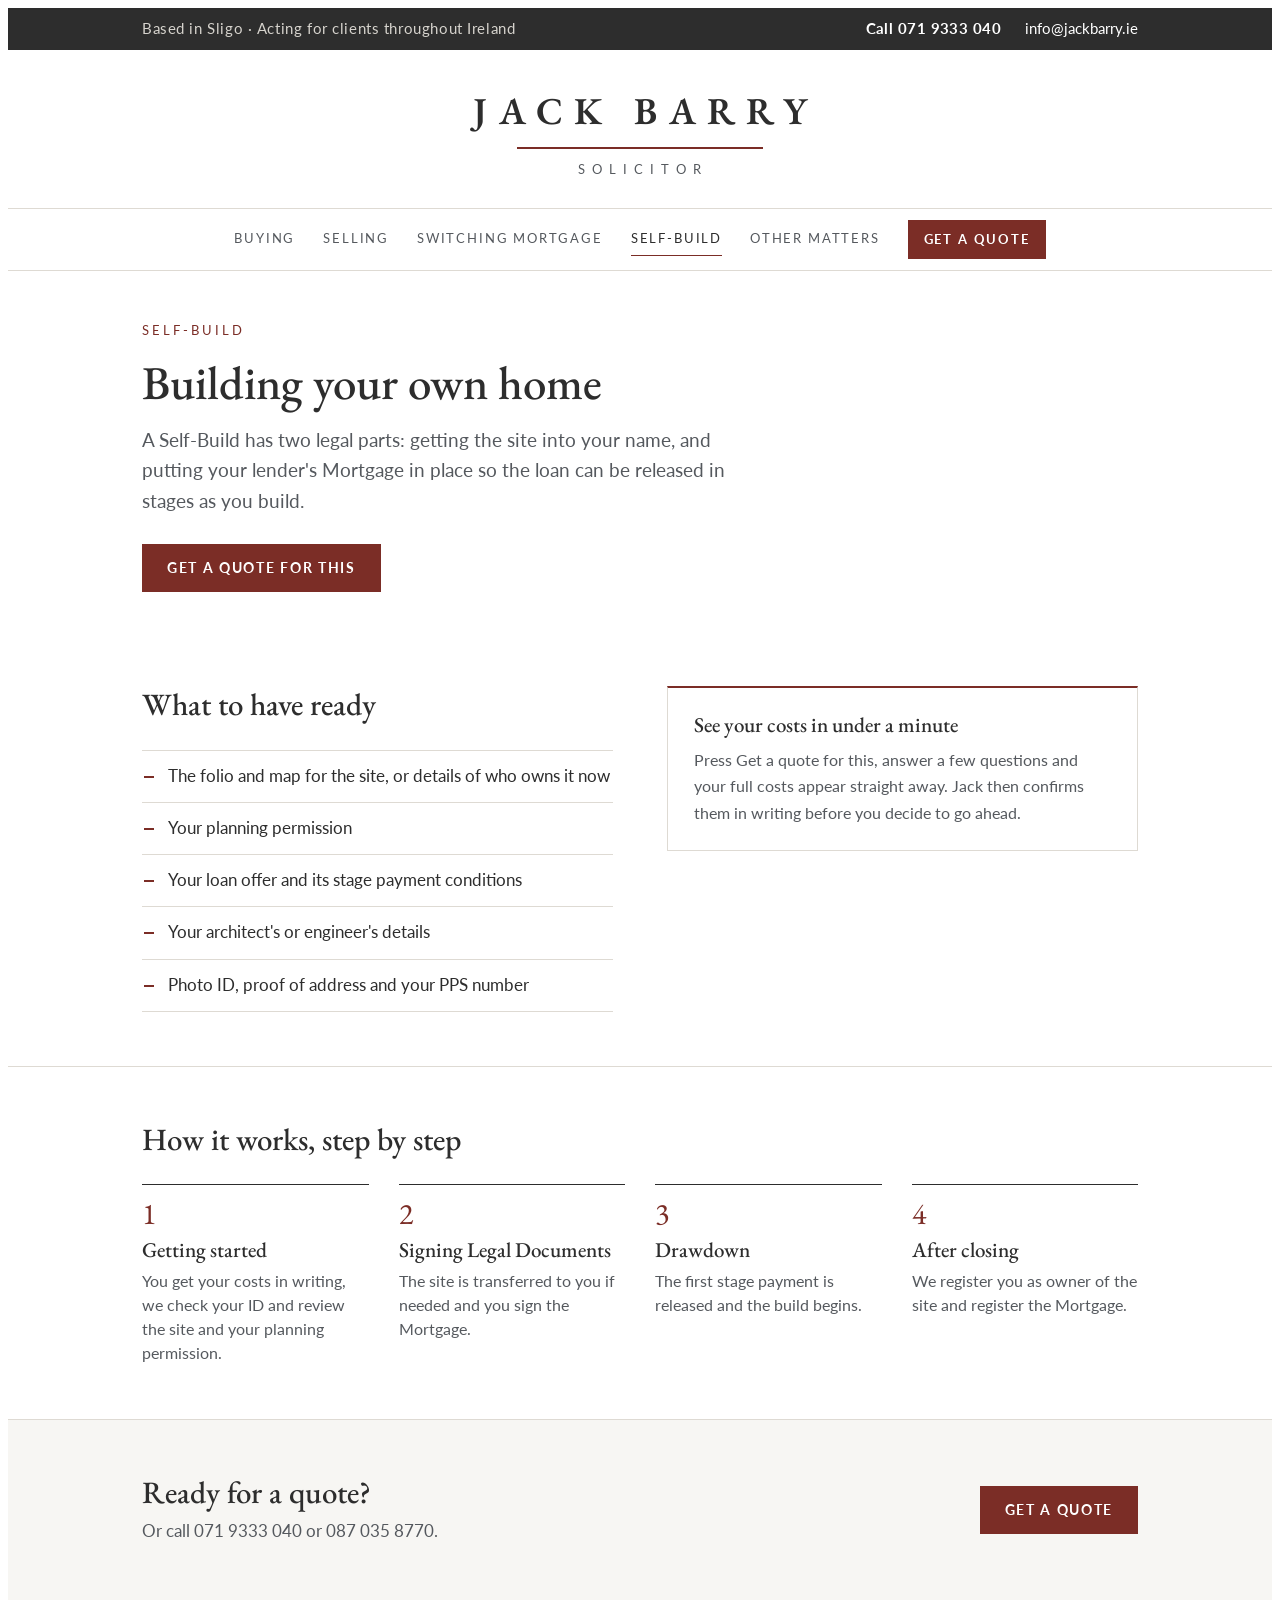
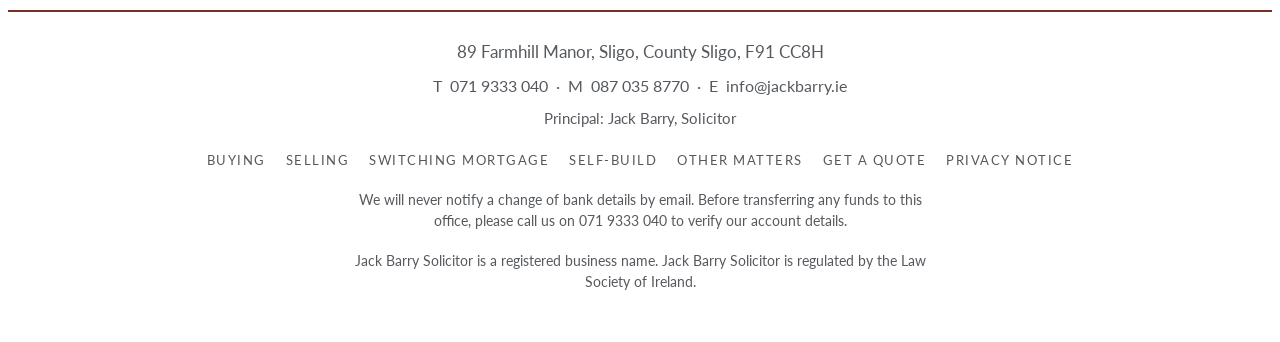
<file: self-build/index.html>
<!doctype html>
<html lang="en-IE">
<head>
<meta charset="utf-8">
<meta name="viewport" content="width=device-width, initial-scale=1, viewport-fit=cover">
<title>Building your own home | Jack Barry Solicitor</title>
<meta name="description" content="Self-build Mortgage and site transfer in Ireland: Jack Barry, Solicitor, puts the legal side in place so your loan can be released in stages.">
<link rel="canonical" href="https://www.jackbarry.ie/self-build/">
<link rel="preconnect" href="https://fonts.googleapis.com">
<link rel="preconnect" href="https://fonts.gstatic.com" crossorigin>
<link rel="stylesheet" href="https://fonts.googleapis.com/css2?family=EB+Garamond:wght@400;500;600&family=Lato:wght@400;700&display=swap">
<link rel="stylesheet" href="/assets/style.css">
</head>
<body>
<a class="skip" href="#main">Skip to the page</a>
<header>
  <div class="topbar"><div class="wrap">
    <span class="where">Based in Sligo · Acting for clients throughout Ireland</span>
    <span class="reach"><a class="tel" href="tel:+353719333040">Call 071 9333 040</a><a class="mail" href="mailto:info@jackbarry.ie">info@jackbarry.ie</a></span>
  </div></div>
  <div class="wrap mast">
    <a href="/" aria-label="Jack Barry Solicitor, home">
      <span class="name">JACK BARRY</span><span class="rule"></span><span class="role">SOLICITOR</span>
    </a>
  </div>
  <nav aria-label="Main" id="nav">
    <div class="wrap">
      <button type="button" class="menubtn" id="menubtn" aria-expanded="false" aria-controls="navlinks">Menu</button>
      <div class="links" id="navlinks"><a href="/buying/">Buying</a><a href="/selling/">Selling</a><a href="/switching/">Switching Mortgage</a><a href="/self-build/" aria-current="page">Self-Build</a><a href="/other/">Other matters</a></div>
      <a href="/quote/" class="cta">Get a quote</a>
    </div>
  </nav>
</header>
<main id="main">
<div class="wrap svc-top"><p class="eyebrow">Self-Build</p><h1>Building your own home</h1><p class="lede">A Self-Build has two legal parts: getting the site into your name, and putting your lender&#x27;s Mortgage in place so the loan can be released in stages as you build.</p>
<div class="btns"><a class="btn" href="/quote/?type=self-build">Get a quote for this</a></div></div>
<section><div class="wrap two"><div><div class="sec-head"><h2>What to have ready</h2></div><ul class="checks"><li>The folio and map for the site, or details of who owns it now</li><li>Your planning permission</li><li>Your loan offer and its stage payment conditions</li><li>Your architect&#x27;s or engineer&#x27;s details</li><li>Photo ID, proof of address and your PPS number</li></ul></div>
<div><div class="fees"><h3>See your costs in under a minute</h3><p>Press Get a quote for this, answer a few questions and your full costs appear straight away. Jack then confirms them in writing before you decide to go ahead.</p></div></div></div></section>
<section><div class="wrap"><div class="sec-head"><h2>How it works, step by step</h2></div><ol class="stages"><li><span class="n">1</span><h3>Getting started</h3><p>You get your costs in writing, we check your ID and review the site and your planning permission.</p></li><li><span class="n">2</span><h3>Signing Legal Documents</h3><p>The site is transferred to you if needed and you sign the Mortgage.</p></li><li><span class="n">3</span><h3>Drawdown</h3><p>The first stage payment is released and the build begins.</p></li><li><span class="n">4</span><h3>After closing</h3><p>We register you as owner of the site and register the Mortgage.</p></li></ol></div></section>
<section class="band"><div class="wrap"><div><h2>Ready for a quote?</h2><p>Or call 071 9333 040 or 087 035 8770.</p></div><a class="btn" href="/quote/?type=self-build">Get a quote</a></div></section>
</main>
<footer>
  <div class="wrap">
    <p class="addr">89 Farmhill Manor, Sligo, County Sligo, F91 CC8H</p>
    <p class="tew"><span>T&nbsp; 071 9333 040</span> &nbsp;·&nbsp; <span>M&nbsp; 087 035 8770</span> &nbsp;·&nbsp; <span>E&nbsp; info@jackbarry.ie</span></p>
    <p class="principal">Principal: Jack Barry, Solicitor</p>
    <div class="flinks"><a href="/buying/">Buying</a><a href="/selling/">Selling</a><a href="/switching/">Switching Mortgage</a><a href="/self-build/">Self-Build</a><a href="/other/">Other matters</a><a href="/quote/">Get a quote</a><a href="/privacy/">Privacy notice</a></div>
    <p class="fine">We will never notify a change of bank details by email. Before transferring any funds to this office, please call us on 071&nbsp;9333&nbsp;040 to verify our account details.</p>
    <p class="fine">Jack Barry Solicitor is a registered business name. Jack Barry Solicitor is regulated by the Law Society of Ireland.</p>
  </div>
</footer>
<script src="/assets/site.js" defer></script>
</body>
</html>
</file>
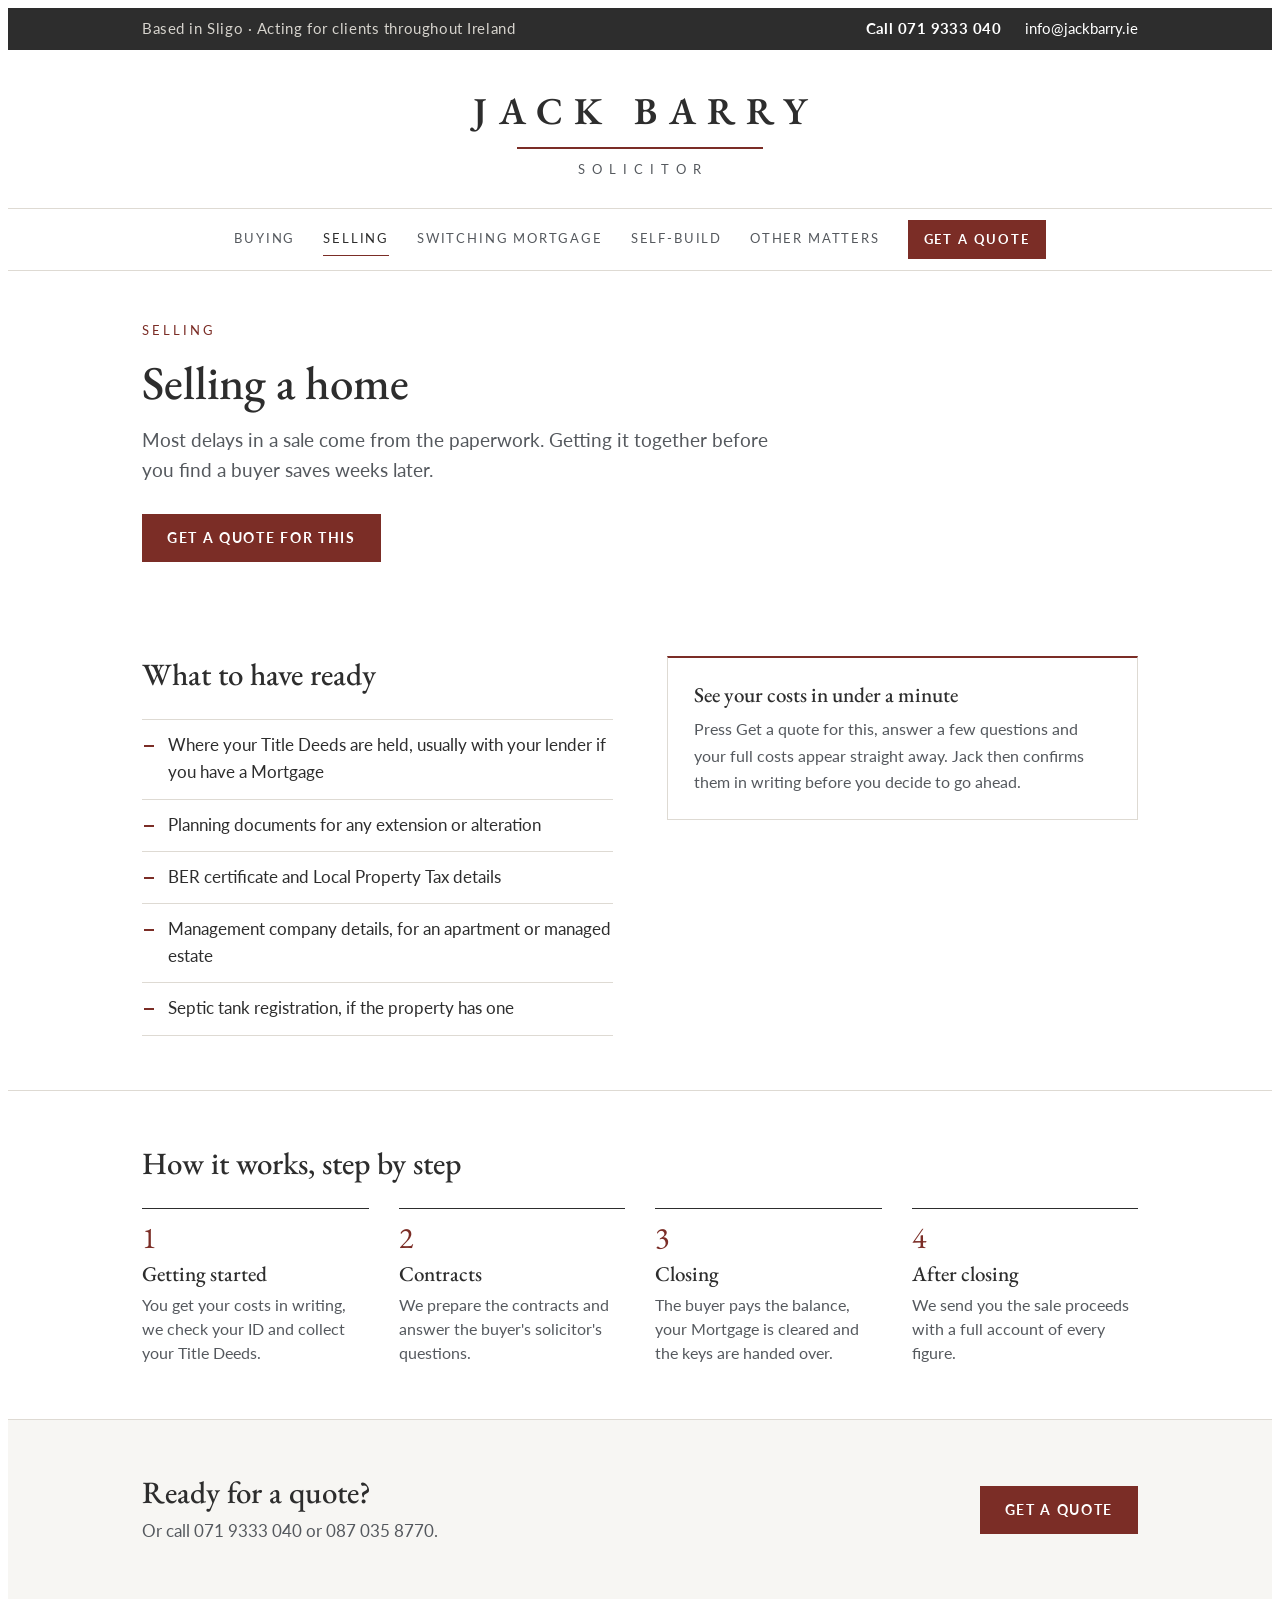
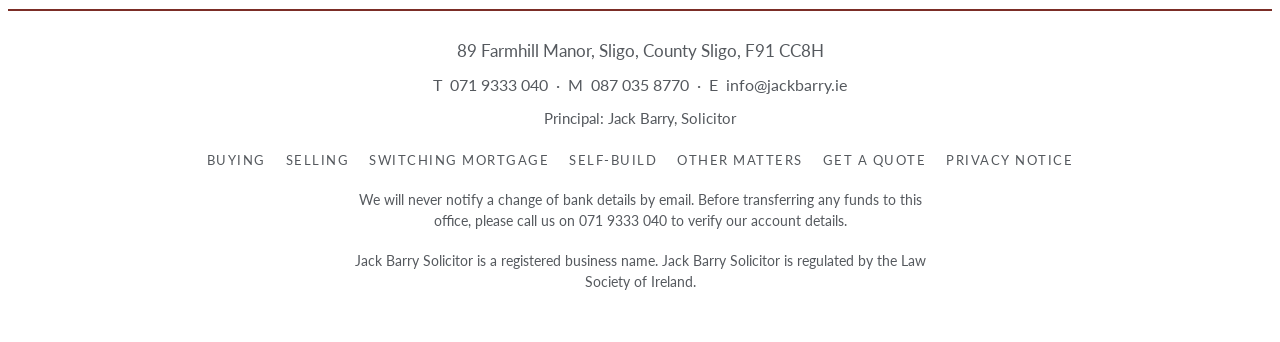
<file: selling/index.html>
<!doctype html>
<html lang="en-IE">
<head>
<meta charset="utf-8">
<meta name="viewport" content="width=device-width, initial-scale=1, viewport-fit=cover">
<title>Selling a home | Jack Barry Solicitor</title>
<meta name="description" content="Selling a home in Ireland: what to get ready before you go Sale Agreed, and how Jack Barry, Solicitor, handles the sale.">
<link rel="canonical" href="https://www.jackbarry.ie/selling/">
<link rel="preconnect" href="https://fonts.googleapis.com">
<link rel="preconnect" href="https://fonts.gstatic.com" crossorigin>
<link rel="stylesheet" href="https://fonts.googleapis.com/css2?family=EB+Garamond:wght@400;500;600&family=Lato:wght@400;700&display=swap">
<link rel="stylesheet" href="/assets/style.css">
</head>
<body>
<a class="skip" href="#main">Skip to the page</a>
<header>
  <div class="topbar"><div class="wrap">
    <span class="where">Based in Sligo · Acting for clients throughout Ireland</span>
    <span class="reach"><a class="tel" href="tel:+353719333040">Call 071 9333 040</a><a class="mail" href="mailto:info@jackbarry.ie">info@jackbarry.ie</a></span>
  </div></div>
  <div class="wrap mast">
    <a href="/" aria-label="Jack Barry Solicitor, home">
      <span class="name">JACK BARRY</span><span class="rule"></span><span class="role">SOLICITOR</span>
    </a>
  </div>
  <nav aria-label="Main" id="nav">
    <div class="wrap">
      <button type="button" class="menubtn" id="menubtn" aria-expanded="false" aria-controls="navlinks">Menu</button>
      <div class="links" id="navlinks"><a href="/buying/">Buying</a><a href="/selling/" aria-current="page">Selling</a><a href="/switching/">Switching Mortgage</a><a href="/self-build/">Self-Build</a><a href="/other/">Other matters</a></div>
      <a href="/quote/" class="cta">Get a quote</a>
    </div>
  </nav>
</header>
<main id="main">
<div class="wrap svc-top"><p class="eyebrow">Selling</p><h1>Selling a home</h1><p class="lede">Most delays in a sale come from the paperwork. Getting it together before you find a buyer saves weeks later.</p>
<div class="btns"><a class="btn" href="/quote/?type=sale">Get a quote for this</a></div></div>
<section><div class="wrap two"><div><div class="sec-head"><h2>What to have ready</h2></div><ul class="checks"><li>Where your Title Deeds are held, usually with your lender if you have a Mortgage</li><li>Planning documents for any extension or alteration</li><li>BER certificate and Local Property Tax details</li><li>Management company details, for an apartment or managed estate</li><li>Septic tank registration, if the property has one</li></ul></div>
<div><div class="fees"><h3>See your costs in under a minute</h3><p>Press Get a quote for this, answer a few questions and your full costs appear straight away. Jack then confirms them in writing before you decide to go ahead.</p></div></div></div></section>
<section><div class="wrap"><div class="sec-head"><h2>How it works, step by step</h2></div><ol class="stages"><li><span class="n">1</span><h3>Getting started</h3><p>You get your costs in writing, we check your ID and collect your Title Deeds.</p></li><li><span class="n">2</span><h3>Contracts</h3><p>We prepare the contracts and answer the buyer&#x27;s solicitor&#x27;s questions.</p></li><li><span class="n">3</span><h3>Closing</h3><p>The buyer pays the balance, your Mortgage is cleared and the keys are handed over.</p></li><li><span class="n">4</span><h3>After closing</h3><p>We send you the sale proceeds with a full account of every figure.</p></li></ol></div></section>
<section class="band"><div class="wrap"><div><h2>Ready for a quote?</h2><p>Or call 071 9333 040 or 087 035 8770.</p></div><a class="btn" href="/quote/?type=sale">Get a quote</a></div></section>
</main>
<footer>
  <div class="wrap">
    <p class="addr">89 Farmhill Manor, Sligo, County Sligo, F91 CC8H</p>
    <p class="tew"><span>T&nbsp; 071 9333 040</span> &nbsp;·&nbsp; <span>M&nbsp; 087 035 8770</span> &nbsp;·&nbsp; <span>E&nbsp; info@jackbarry.ie</span></p>
    <p class="principal">Principal: Jack Barry, Solicitor</p>
    <div class="flinks"><a href="/buying/">Buying</a><a href="/selling/">Selling</a><a href="/switching/">Switching Mortgage</a><a href="/self-build/">Self-Build</a><a href="/other/">Other matters</a><a href="/quote/">Get a quote</a><a href="/privacy/">Privacy notice</a></div>
    <p class="fine">We will never notify a change of bank details by email. Before transferring any funds to this office, please call us on 071&nbsp;9333&nbsp;040 to verify our account details.</p>
    <p class="fine">Jack Barry Solicitor is a registered business name. Jack Barry Solicitor is regulated by the Law Society of Ireland.</p>
  </div>
</footer>
<script src="/assets/site.js" defer></script>
</body>
</html>
</file>
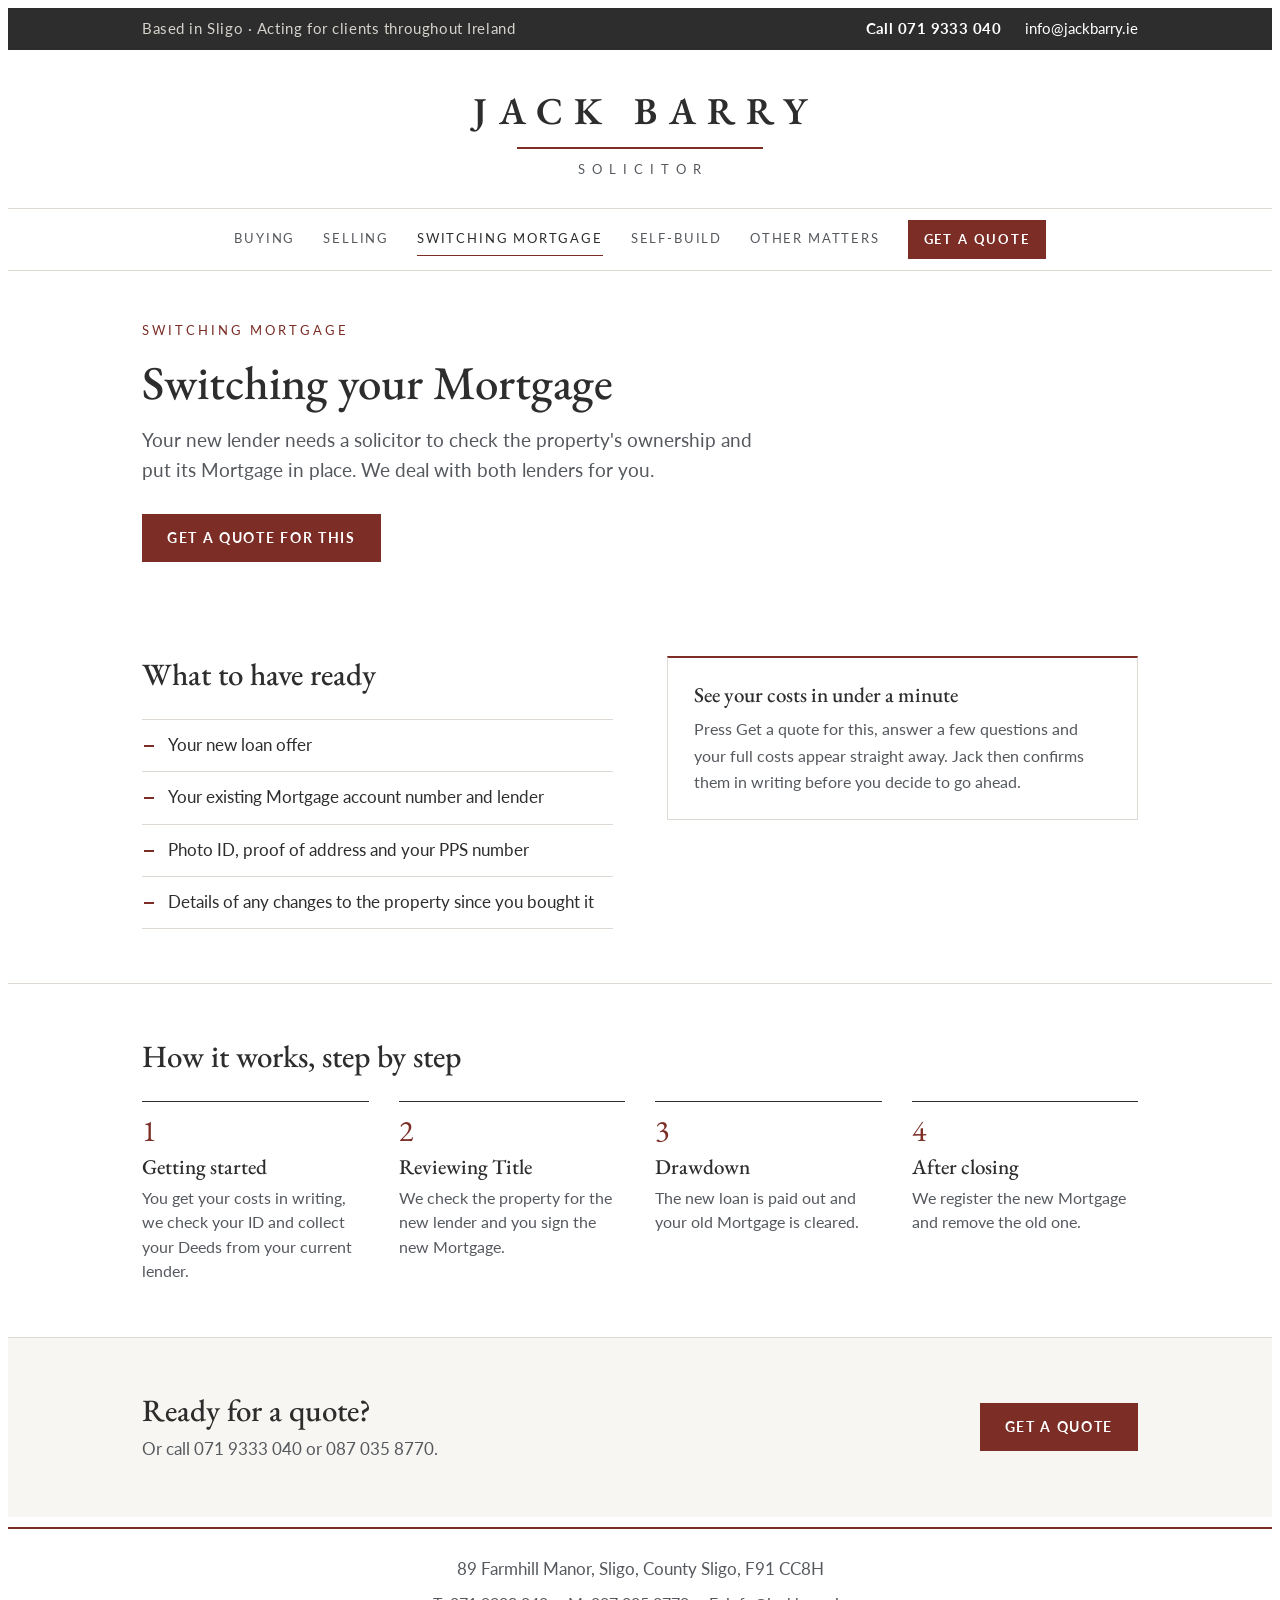
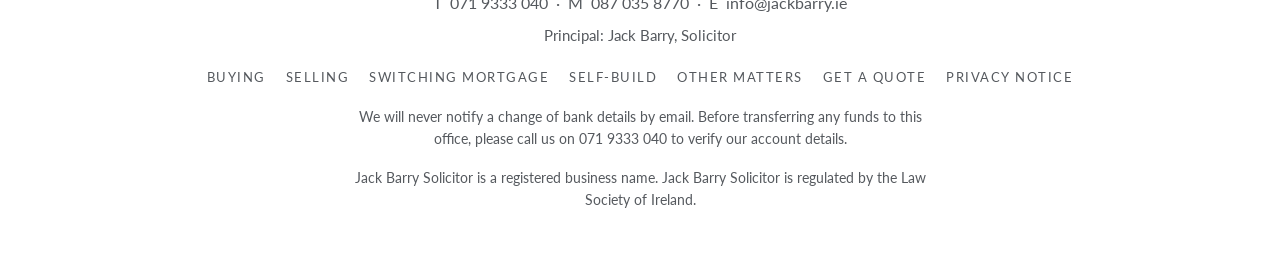
<file: switching/index.html>
<!doctype html>
<html lang="en-IE">
<head>
<meta charset="utf-8">
<meta name="viewport" content="width=device-width, initial-scale=1, viewport-fit=cover">
<title>Switching your Mortgage | Jack Barry Solicitor</title>
<meta name="description" content="Switching your Mortgage to a new lender in Ireland: Jack Barry, Solicitor, deals with both lenders for you.">
<link rel="canonical" href="https://www.jackbarry.ie/switching/">
<link rel="preconnect" href="https://fonts.googleapis.com">
<link rel="preconnect" href="https://fonts.gstatic.com" crossorigin>
<link rel="stylesheet" href="https://fonts.googleapis.com/css2?family=EB+Garamond:wght@400;500;600&family=Lato:wght@400;700&display=swap">
<link rel="stylesheet" href="/assets/style.css">
</head>
<body>
<a class="skip" href="#main">Skip to the page</a>
<header>
  <div class="topbar"><div class="wrap">
    <span class="where">Based in Sligo · Acting for clients throughout Ireland</span>
    <span class="reach"><a class="tel" href="tel:+353719333040">Call 071 9333 040</a><a class="mail" href="mailto:info@jackbarry.ie">info@jackbarry.ie</a></span>
  </div></div>
  <div class="wrap mast">
    <a href="/" aria-label="Jack Barry Solicitor, home">
      <span class="name">JACK BARRY</span><span class="rule"></span><span class="role">SOLICITOR</span>
    </a>
  </div>
  <nav aria-label="Main" id="nav">
    <div class="wrap">
      <button type="button" class="menubtn" id="menubtn" aria-expanded="false" aria-controls="navlinks">Menu</button>
      <div class="links" id="navlinks"><a href="/buying/">Buying</a><a href="/selling/">Selling</a><a href="/switching/" aria-current="page">Switching Mortgage</a><a href="/self-build/">Self-Build</a><a href="/other/">Other matters</a></div>
      <a href="/quote/" class="cta">Get a quote</a>
    </div>
  </nav>
</header>
<main id="main">
<div class="wrap svc-top"><p class="eyebrow">Switching Mortgage</p><h1>Switching your Mortgage</h1><p class="lede">Your new lender needs a solicitor to check the property&#x27;s ownership and put its Mortgage in place. We deal with both lenders for you.</p>
<div class="btns"><a class="btn" href="/quote/?type=switch">Get a quote for this</a></div></div>
<section><div class="wrap two"><div><div class="sec-head"><h2>What to have ready</h2></div><ul class="checks"><li>Your new loan offer</li><li>Your existing Mortgage account number and lender</li><li>Photo ID, proof of address and your PPS number</li><li>Details of any changes to the property since you bought it</li></ul></div>
<div><div class="fees"><h3>See your costs in under a minute</h3><p>Press Get a quote for this, answer a few questions and your full costs appear straight away. Jack then confirms them in writing before you decide to go ahead.</p></div></div></div></section>
<section><div class="wrap"><div class="sec-head"><h2>How it works, step by step</h2></div><ol class="stages"><li><span class="n">1</span><h3>Getting started</h3><p>You get your costs in writing, we check your ID and collect your Deeds from your current lender.</p></li><li><span class="n">2</span><h3>Reviewing Title</h3><p>We check the property for the new lender and you sign the new Mortgage.</p></li><li><span class="n">3</span><h3>Drawdown</h3><p>The new loan is paid out and your old Mortgage is cleared.</p></li><li><span class="n">4</span><h3>After closing</h3><p>We register the new Mortgage and remove the old one.</p></li></ol></div></section>
<section class="band"><div class="wrap"><div><h2>Ready for a quote?</h2><p>Or call 071 9333 040 or 087 035 8770.</p></div><a class="btn" href="/quote/?type=switch">Get a quote</a></div></section>
</main>
<footer>
  <div class="wrap">
    <p class="addr">89 Farmhill Manor, Sligo, County Sligo, F91 CC8H</p>
    <p class="tew"><span>T&nbsp; 071 9333 040</span> &nbsp;·&nbsp; <span>M&nbsp; 087 035 8770</span> &nbsp;·&nbsp; <span>E&nbsp; info@jackbarry.ie</span></p>
    <p class="principal">Principal: Jack Barry, Solicitor</p>
    <div class="flinks"><a href="/buying/">Buying</a><a href="/selling/">Selling</a><a href="/switching/">Switching Mortgage</a><a href="/self-build/">Self-Build</a><a href="/other/">Other matters</a><a href="/quote/">Get a quote</a><a href="/privacy/">Privacy notice</a></div>
    <p class="fine">We will never notify a change of bank details by email. Before transferring any funds to this office, please call us on 071&nbsp;9333&nbsp;040 to verify our account details.</p>
    <p class="fine">Jack Barry Solicitor is a registered business name. Jack Barry Solicitor is regulated by the Law Society of Ireland.</p>
  </div>
</footer>
<script src="/assets/site.js" defer></script>
</body>
</html>
</file>
<file: assets/style.css>
/* Layout: the letterhead as a website. Centred masthead and footer exactly as on the
     letter; everything between them reads left to right like the body of a letter. */
  :root{
    --ink:#2D2D2D; --oxblood:#7B2D26; --muted:#55595E; --line:#DEDAD3; --paper:#FFFFFF; --wash:#F7F6F3;
    --serif:'EB Garamond',Georgia,'Times New Roman',serif;
    --sans:'Lato',system-ui,-apple-system,'Segoe UI',sans-serif;
    color-scheme:light;
  }
  *{box-sizing:border-box}
  body{background:var(--paper);color:var(--ink);font-family:var(--sans);font-size:17px;line-height:1.65;-webkit-font-smoothing:antialiased}
  h1,h2,h3,p,ul,ol,fieldset,legend{margin:0;padding:0}
  ul,ol{list-style:none}
  fieldset{border:0;min-width:0}
  a{color:inherit}
  button{font:inherit;color:inherit}
  .wrap{max-width:1040px;margin:0 auto;padding-left:max(22px,env(safe-area-inset-left,0px));padding-right:max(22px,env(safe-area-inset-right,0px))}
  :focus-visible{outline:2px solid var(--oxblood);outline-offset:3px}

  .review{background:var(--wash);border-bottom:1px solid var(--line);font-size:13px;color:var(--muted);text-align:center}
  .review .wrap{padding-block:7px}

  /* contact strip: the phone number is the first thing on every page */
  .topbar{background:var(--ink);color:var(--paper);font-size:14.5px}
  .topbar .wrap{display:flex;justify-content:space-between;align-items:center;gap:8px 24px;padding-block:9px}
  .topbar a{text-decoration:none}
  .topbar a:hover{text-decoration:underline}
  .topbar .where{color:#D6D3CD;letter-spacing:.04em}
  .topbar .reach{display:flex;gap:24px}
  .topbar .tel{font-weight:700;letter-spacing:.03em}

  /* masthead: drawn in type to match the letterhead */
  .mast{text-align:center;padding-block:40px 26px}
  .mast a{text-decoration:none;display:inline-block}
  .mast .name{font-family:var(--serif);font-weight:600;font-size:clamp(25px,5.2vw,38px);letter-spacing:.3em;margin-right:-.3em;line-height:1.1;display:block}
  .mast .rule{display:block;height:2px;background:var(--oxblood);width:74%;margin:15px auto 11px}
  .mast .role{font-size:clamp(10.5px,1.6vw,12.5px);letter-spacing:.56em;margin-right:-.56em;color:var(--muted);display:block}

  nav{border-top:1px solid var(--line);border-bottom:1px solid var(--line)}
  nav .wrap{display:flex;flex-wrap:wrap;justify-content:center;align-items:center;gap:6px 28px;padding-block:11px}
  nav .links{display:flex;flex-wrap:wrap;justify-content:center;gap:4px 28px}
  nav .links a{font-size:13px;letter-spacing:.14em;text-transform:uppercase;text-decoration:none;color:var(--muted);padding:5px 0;border-bottom:1px solid transparent}
  nav .links a:hover,nav .links a[aria-current="page"]{color:var(--ink);border-bottom-color:var(--oxblood)}
  nav a.cta{font-size:13px;font-weight:700;letter-spacing:.14em;text-transform:uppercase;text-decoration:none;color:var(--paper);background:var(--oxblood);padding:9px 16px}
  nav a.cta:hover{background:var(--ink)}
  .menubtn{display:none;background:none;border:1px solid var(--ink);padding:8px 14px;font-size:13px;font-weight:700;letter-spacing:.14em;text-transform:uppercase;cursor:pointer}

  .eyebrow{font-size:12.5px;letter-spacing:.24em;text-transform:uppercase;color:var(--oxblood);margin-bottom:14px}
  h1{font-family:var(--serif);font-weight:500;font-size:clamp(32px,4.6vw,47px);line-height:1.13;text-wrap:balance}
  h2{font-family:var(--serif);font-weight:500;font-size:clamp(25px,3vw,31px);line-height:1.2;text-wrap:balance}
  h3{font-family:var(--serif);font-weight:500;font-size:21px;line-height:1.25}
  .lede{font-size:18.5px;color:var(--muted);max-width:34em;margin-top:16px}
  section{padding-block:54px}
  section + section{border-top:1px solid var(--line)}
  .sec-head{margin-bottom:26px}

  .btns{display:flex;flex-wrap:wrap;gap:12px;margin-top:28px}
  .btn{display:inline-block;font:700 14px/1 var(--sans);letter-spacing:.12em;text-transform:uppercase;text-decoration:none;padding:16px 24px;border:1px solid var(--oxblood);background:var(--oxblood);color:var(--paper);cursor:pointer}
  .btn:hover{background:var(--ink);border-color:var(--ink)}
  .btn.ghost{background:transparent;color:var(--ink);border-color:var(--ink)}
  .btn.ghost:hover{background:var(--ink);color:var(--paper)}

  /* hero */
  .hero{display:grid;grid-template-columns:1.25fr .75fr;gap:54px;align-items:center}
  .hero > *{min-width:0}
  .portrait{margin:0;max-width:330px;justify-self:end;width:100%}
  .portrait .frame{aspect-ratio:4/5;background:var(--wash);border:1px solid var(--line);border-top:2px solid var(--oxblood);display:grid;place-content:center;text-align:center;padding:20px;gap:6px}
  .portrait .frame b{font-family:var(--serif);font-weight:500;font-size:23px}
  .portrait .frame span{font-size:14px;color:var(--muted)}
  .portrait figcaption{font-size:14px;color:var(--muted);margin-top:10px;letter-spacing:.04em}

  /* service tiles: hairline grid, as on the holding page */
  .tiles{display:grid;grid-template-columns:repeat(3,1fr);gap:1px;background:var(--line);border:1px solid var(--line)}
  .tile{background:var(--paper);padding:26px 24px 24px;display:flex;flex-direction:column;gap:8px;text-decoration:none;min-width:0}
  .tile p{font-size:15.5px;color:var(--muted);line-height:1.55;flex:1}
  .tile .more{font-size:12.5px;font-weight:700;letter-spacing:.14em;text-transform:uppercase;color:var(--oxblood);margin-top:8px}
  a.tile:hover h3{color:var(--oxblood)}
  .tile.dark{background:var(--oxblood);color:var(--paper)}
  .tile.dark p{color:#F0E4E2}
  .tile.dark .more{color:var(--paper)}
  a.tile.dark:hover{background:var(--ink)}
  a.tile.dark:hover h3{color:var(--paper)}

  .cols3{display:grid;grid-template-columns:repeat(3,1fr);gap:34px}
  .cols3 li{border-top:1px solid var(--ink);padding-top:16px;min-width:0}
  .cols3 p{font-size:16px;color:var(--muted);line-height:1.6;margin-top:8px}

  /* stages */
  .stages{display:grid;grid-template-columns:repeat(4,1fr);gap:30px}
  .stages li{border-top:1px solid var(--ink);padding-top:14px;min-width:0}
  .stages .n{font-family:var(--serif);font-size:30px;color:var(--oxblood);line-height:1;display:block;margin-bottom:8px}
  .stages p{font-size:15.5px;color:var(--muted);line-height:1.55;margin-top:6px}

  .two{display:grid;grid-template-columns:1fr 1fr;gap:54px}
  .two > *{min-width:0}
  .about p + p{margin-top:14px}
  .about p{max-width:31em}
  .checks li{padding:12px 0 12px 26px;border-bottom:1px solid var(--line);position:relative;font-size:16.5px}
  .checks li::before{content:"";position:absolute;left:2px;top:25px;width:10px;height:2px;background:var(--oxblood)}
  .checks li:first-child{border-top:1px solid var(--line)}

  .band{background:var(--wash)}
  .band .wrap{display:flex;flex-wrap:wrap;justify-content:space-between;align-items:center;gap:22px}
  .band p{color:var(--muted);margin-top:6px}

  /* service page */
  .svc-top{padding-block:50px 40px}
  .fees{border:1px solid var(--line);border-top:2px solid var(--oxblood);padding:24px 26px}
  .fees > p{color:var(--muted);margin-top:8px;max-width:38em;font-size:16px}
  .fees .field{margin:20px 0 0}

  /* government charges */
  .sums{margin-top:14px}
  .sums li{display:flex;justify-content:space-between;align-items:baseline;gap:16px;padding:10px 0;border-bottom:1px solid var(--line);font-size:16px}
  .sums li:first-child{border-top:1px solid var(--line)}
  .sums .amt{font-family:var(--serif);font-size:20px;font-variant-numeric:tabular-nums;white-space:nowrap}
  .sums .amt.txt{font-family:var(--sans);font-size:14px;color:var(--muted);white-space:normal;text-align:right;max-width:13em}
  .sums li.total{border-top:1px solid var(--ink);border-bottom:0;font-weight:700}
  .sums li.total .amt{font-weight:600;font-size:23px}
  .small{font-size:14px;color:var(--muted);line-height:1.55;margin-top:12px}

  /* quote page */
  .quote{display:grid;grid-template-columns:1.1fr .9fr;gap:50px;align-items:start}
  .quote > *{min-width:0}
  .step{margin-bottom:34px}
  .step > legend,.step > .lg{font-family:var(--serif);font-size:23px;font-weight:500;margin-bottom:14px;display:block}
  .step .num{color:var(--oxblood);margin-right:8px}
  .types{display:grid;grid-template-columns:repeat(auto-fit,minmax(150px,1fr));gap:8px}
  .opt{position:relative;display:block}
  .opt input{position:absolute;opacity:0;inset:0;width:100%;height:100%;margin:0;cursor:pointer}
  .opt span{display:block;border:1px solid #BDB8AF;padding:13px 14px;font-size:16px;line-height:1.3}
  .opt input:checked + span{border-color:var(--ink);background:var(--ink);color:var(--paper)}
  .opt input:focus-visible + span{outline:2px solid var(--oxblood);outline-offset:2px}
  .opt:hover span{border-color:var(--ink)}
  .field{margin-bottom:17px}
  .field > label,.field > .lbl{display:block;font-size:14px;font-weight:700;color:var(--ink);margin-bottom:6px}
  .field input[type=text],.field input[type=tel],.field input[type=email],.field textarea{width:100%;font:17px/1.4 var(--sans);color:var(--ink);background:var(--paper);border:1px solid #BDB8AF;border-radius:0;padding:12px 12px}
  .field input:focus,.field textarea:focus{outline:0;border-color:var(--ink);box-shadow:0 0 0 1px var(--ink)}
  .field textarea{min-height:120px;resize:vertical}
  .seg{display:flex;flex-wrap:wrap;gap:8px}
  .seg .opt span{padding:10px 15px}
  .err{color:var(--oxblood);font-size:15px;font-weight:700;margin:0 0 14px}
  .side{position:sticky;top:18px;display:grid;gap:22px}
  .panel{border:1px solid var(--line);border-top:2px solid var(--oxblood);padding:22px 24px}
  .next li{padding:10px 0 10px 34px;position:relative;font-size:16px;border-bottom:1px solid var(--line)}
  .next li:last-child{border-bottom:0;padding-bottom:0}
  .next li b{position:absolute;left:0;top:7px;font-family:var(--serif);font-weight:500;font-size:22px;color:var(--oxblood)}
  .sent{border:1px solid var(--line);border-top:2px solid var(--oxblood);padding:34px 30px}
  .sent p{margin-top:12px;max-width:32em}
  .sent .flag{color:var(--oxblood);font-size:15px}

  footer{border-top:2px solid var(--oxblood);margin-top:10px;text-align:center;color:var(--muted)}
  footer .wrap{padding-block:26px 40px}
  footer .addr{font-size:17px}
  footer .tew{font-size:15.5px;margin-top:8px}
  footer .tew span{white-space:nowrap}
  footer .principal{font-size:14.5px;margin-top:8px}
  footer .flinks{display:flex;flex-wrap:wrap;justify-content:center;gap:4px 20px;margin-top:20px;font-size:12.5px;letter-spacing:.12em;text-transform:uppercase}
  footer .flinks a{text-decoration:none}
  footer .flinks a:hover{color:var(--oxblood)}
  footer .fine{font-size:13.5px;line-height:1.6;max-width:580px;margin:18px auto 0}

  @media(max-width:860px){
    .hero,.two,.quote{grid-template-columns:1fr;gap:34px}
    .portrait{justify-self:start;max-width:260px}
    .tiles{grid-template-columns:1fr 1fr}
    .stages{grid-template-columns:1fr 1fr}
    .cols3{grid-template-columns:1fr;gap:22px}
    .side{position:static}
  }
  @media(max-width:700px){
    .topbar .where,.topbar .mail{display:none}
    .topbar .wrap{justify-content:center}
    .topbar .tel{font-size:16px}
    .menubtn{display:inline-block}
    nav .wrap{justify-content:space-between}
    nav .links{display:none;order:3;width:100%;flex-direction:column;gap:0;padding-top:6px}
    nav.open .links{display:flex}
    nav .links a{padding:11px 0;border-bottom:1px solid var(--line)}
    nav .links a:last-child{border-bottom:0}
  }
  @media(max-width:540px){
    section{padding-block:40px}
    .tiles,.stages{grid-template-columns:1fr}
    .mast{padding-block:28px 20px}
  }

  /* additions for the live site */
  .skip{position:absolute;left:-9999px;top:0;background:var(--ink);color:var(--paper);padding:10px 14px;z-index:10}
  .skip:focus{left:8px;top:8px}
  .prose{max-width:44rem}
  .prose h2{margin-top:40px;margin-bottom:12px}
  .prose h2:first-child{margin-top:0}
  .prose h3{margin-top:24px;margin-bottom:6px}
  .prose p,.prose ul{margin-top:12px}
  .prose ul{list-style:disc;padding-left:1.3em}
  .prose li{margin-top:6px}
  .prose .tbl{overflow-x:auto;margin-top:16px}
  .prose table{border-collapse:collapse;width:100%;font-size:15.5px;min-width:520px}
  .prose th,.prose td{border-bottom:1px solid var(--line);padding:10px 12px 10px 0;text-align:left;vertical-align:top}
  .prose th{font-size:12.5px;letter-spacing:.12em;text-transform:uppercase;color:var(--muted);border-bottom:1px solid var(--ink)}
  .prose .meta{color:var(--muted);font-size:15px}
  .copybox{width:100%;min-height:210px;font:15px/1.5 var(--sans);color:var(--ink);background:var(--wash);border:1px solid #BDB8AF;padding:12px;margin-top:16px;resize:vertical}
  .sent h2:focus{outline:0}
  [hidden]{display:none !important}
</file>
